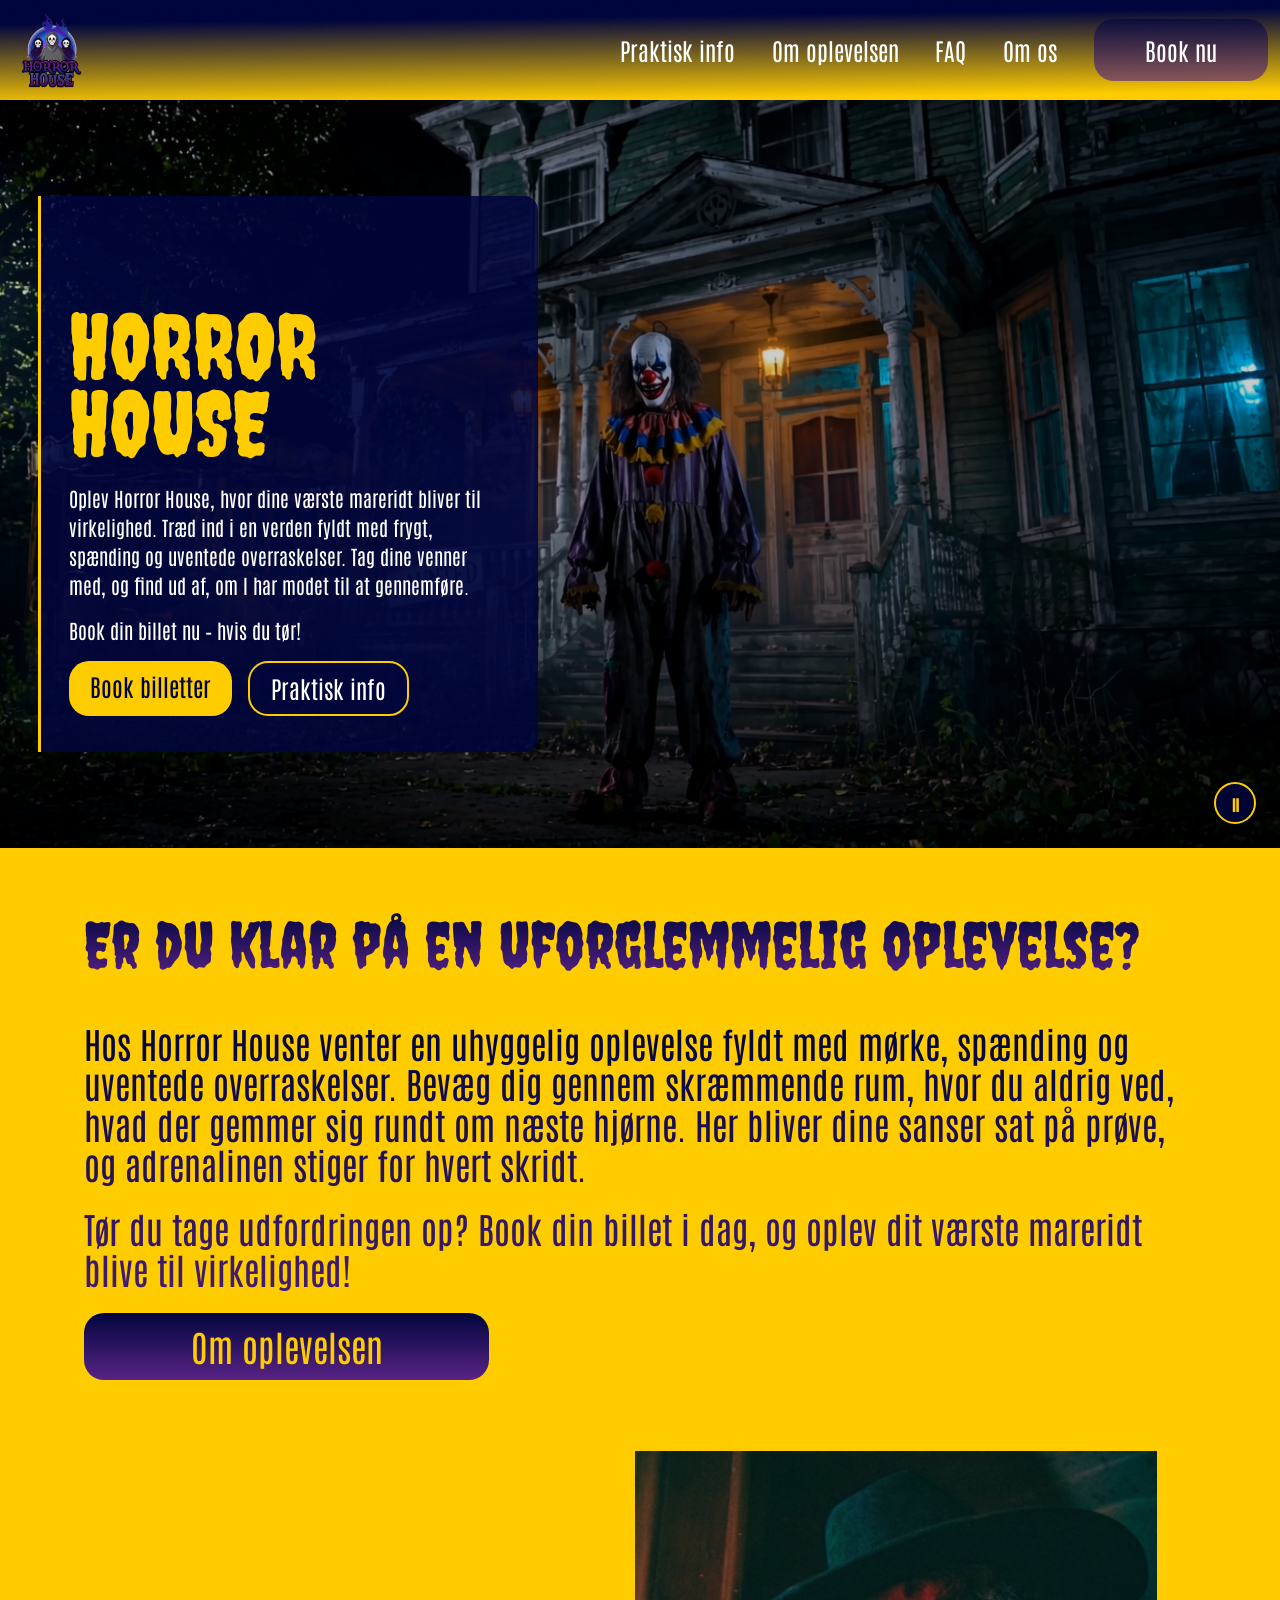
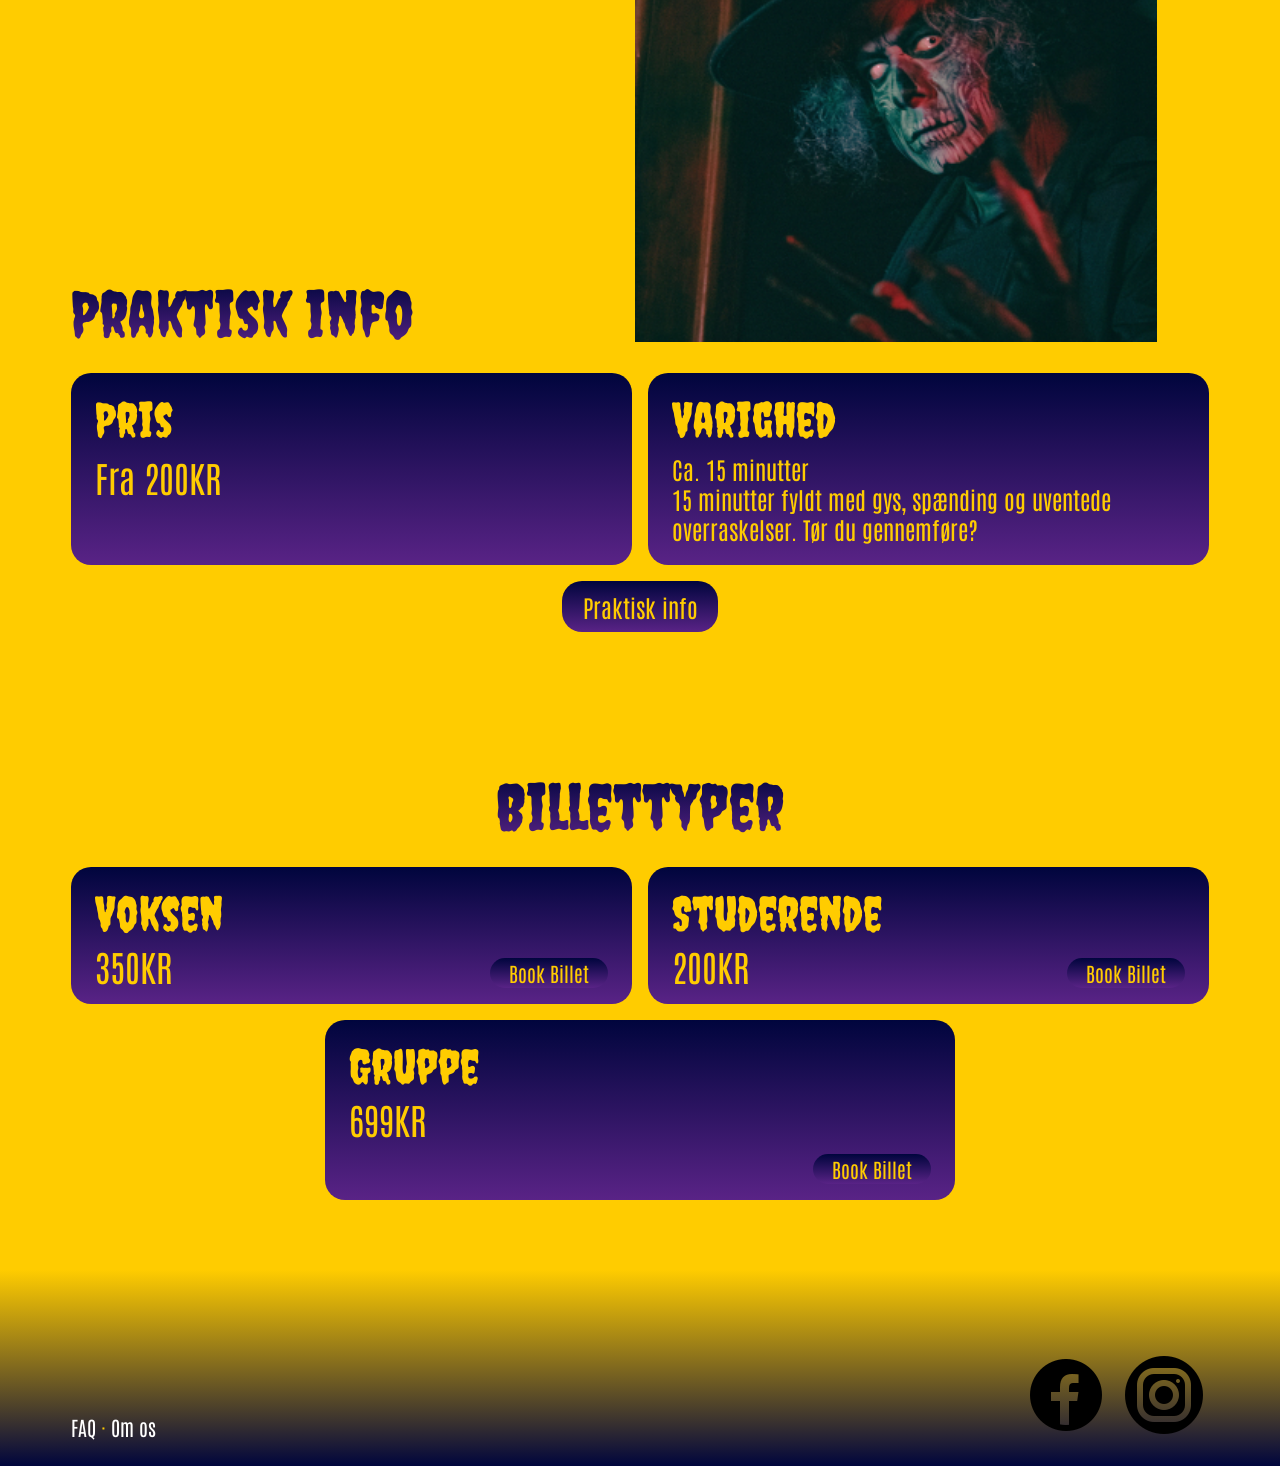
<file: index.html>
<!DOCTYPE html>
<html lang="da"><head><meta charset="utf-8"><meta name="viewport" content="width=device-width, initial-scale=1"><link rel="preload" as="image" href="assets/figma/raw_image_7.png" fetchpriority="high"><meta name="description" content="Horror House – få et overblik over oplevelsen, praktisk information og billetter."><title>Horror House – Landingpage</title><link rel="stylesheet" href="css/styles.css"><script src="js/main.js" defer></script></head><body>
<a class="skip-link" href="#main-content">Gå til indhold</a><header class="site-header"><div class="header-inner"><a class="brand" href="index.html" aria-label="Horror House – forsiden"><img src="assets/figma/logo.png" alt="" width="66" height="65"><span class="sr-only">Horror House – forsiden</span></a><button class="menu-toggle" type="button" data-menu-toggle aria-controls="site-navigation" aria-expanded="false" aria-label="Åbn navigation">Menu</button><nav class="site-nav" id="site-navigation" aria-label="Hovednavigation"><ul><li><a href="practical-information.html">Praktisk info</a></li><li><a href="experience.html">Om oplevelsen</a></li><li><a href="faq.html">FAQ</a></li><li><a href="about-us.html">Om os</a></li><li><a class="header-book" href="booking.html">Book nu</a></li></ul></nav></div></header>
<main id="main-content"><section class="hero" aria-labelledby="hero-title"><video class="hero-video" data-hero-video autoplay muted loop playsinline preload="metadata" poster="assets/figma/raw_image_7.png" aria-hidden="true"><source src="assets/magnific_create-a-10second-seamless-looping-background-vide_wan_720p_16-9_30fps_72128.mp4.mp4" type="video/mp4"></video><div class="hero-content container"><h1 id="hero-title">HORROR HOUSE</h1><div class="hero-copy"><p>Oplev Horror House, hvor dine værste mareridt bliver til virkelighed. Træd ind i en verden fyldt med frygt, spænding og uventede overraskelser. Tag dine venner med, og find ud af, om I har modet til at gennemføre.</p><p>Book din billet nu – hvis du tør!</p></div><div class="hero-actions"><a class="button" href="booking.html">Book billetter</a><a class="button" href="practical-information.html">Praktisk info</a></div></div><button class="hero-video-toggle" type="button" data-hero-video-toggle aria-label="Sæt hero-video på pause" aria-pressed="false"><span aria-hidden="true">Ⅱ</span><span class="sr-only">Sæt hero-video på pause</span></button></section>
<section class="experience section container" aria-labelledby="experience-title"><h2 id="experience-title">Er du klar på en uforglemmelig oplevelse?</h2><div class="experience-grid"><div class="experience-copy"><p>Hos Horror House venter en uhyggelig oplevelse fyldt med mørke, spænding og uventede overraskelser. Bevæg dig gennem skræmmende rum, hvor du aldrig ved, hvad der gemmer sig rundt om næste hjørne. Her bliver dine sanser sat på prøve, og adrenalinen stiger for hvert skridt.</p><p>Tør du tage udfordringen op? Book din billet i dag, og oplev dit værste mareridt blive til virkelighed!</p><a class="button" href="experience.html">Om oplevelsen</a></div><img class="experience-image" src="assets/figma/raw_image_9.jpeg" alt="Uhyggelig figur i et mørkt rum"></div></section>
<section class="practical section container" aria-labelledby="practical-title"><h2 id="practical-title">Praktisk info</h2><div class="info-grid"><article class="info-card"><h3>Pris</h3><p>Fra 200KR</p></article><article class="info-card"><h3>Varighed</h3><p class="small-copy">Ca. 15 minutter<br>15 minutter fyldt med gys, spænding og uventede overraskelser. Tør du gennemføre?</p></article></div><a class="button centered-button" href="practical-information.html">Praktisk info</a></section><section class="tickets section container" aria-labelledby="tickets-title"><h2 id="tickets-title">Billettyper</h2><div class="ticket-grid"><article class="ticket-card"><h3>Voksen</h3><p>350KR</p><a class="card-button" href="booking.html">Book Billet</a></article><article class="ticket-card"><h3>Studerende</h3><p>200KR</p><a class="card-button" href="booking.html">Book Billet</a></article><article class="ticket-card ticket-card-group"><h3>Gruppe</h3><p>699KR</p><a class="card-button" href="booking.html">Book Billet</a></article></div></section></main><footer class="site-footer"><div class="container footer-inner"><nav aria-label="Footer navigation"><a href="faq.html">FAQ</a> · <a href="about-us.html">Om os</a></nav><div class="social-icons"><span aria-hidden="true"><img src="assets/figma/raw_image_4.png" alt="" width="90" height="90"></span><span aria-hidden="true"><img src="assets/figma/raw_image_8.png" alt="" width="90" height="90"></span></div></div></footer></body></html>
</file>
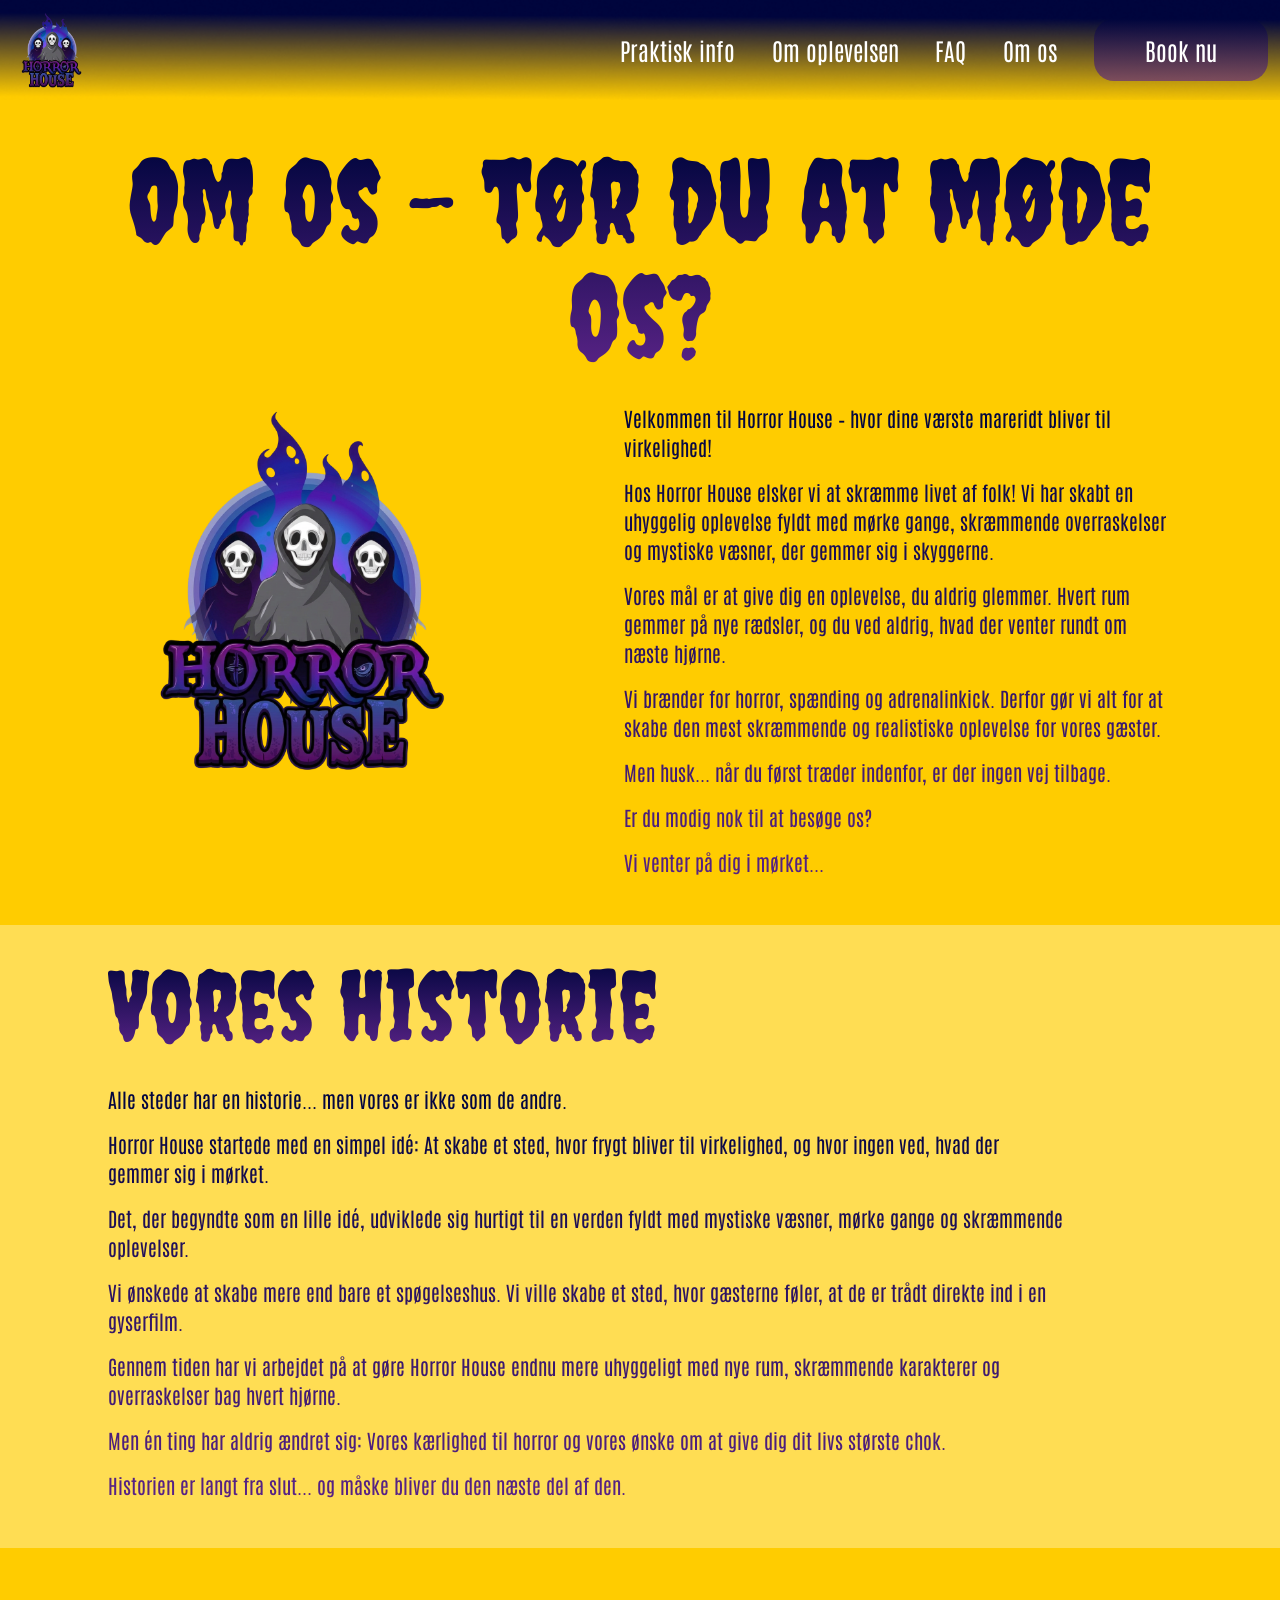
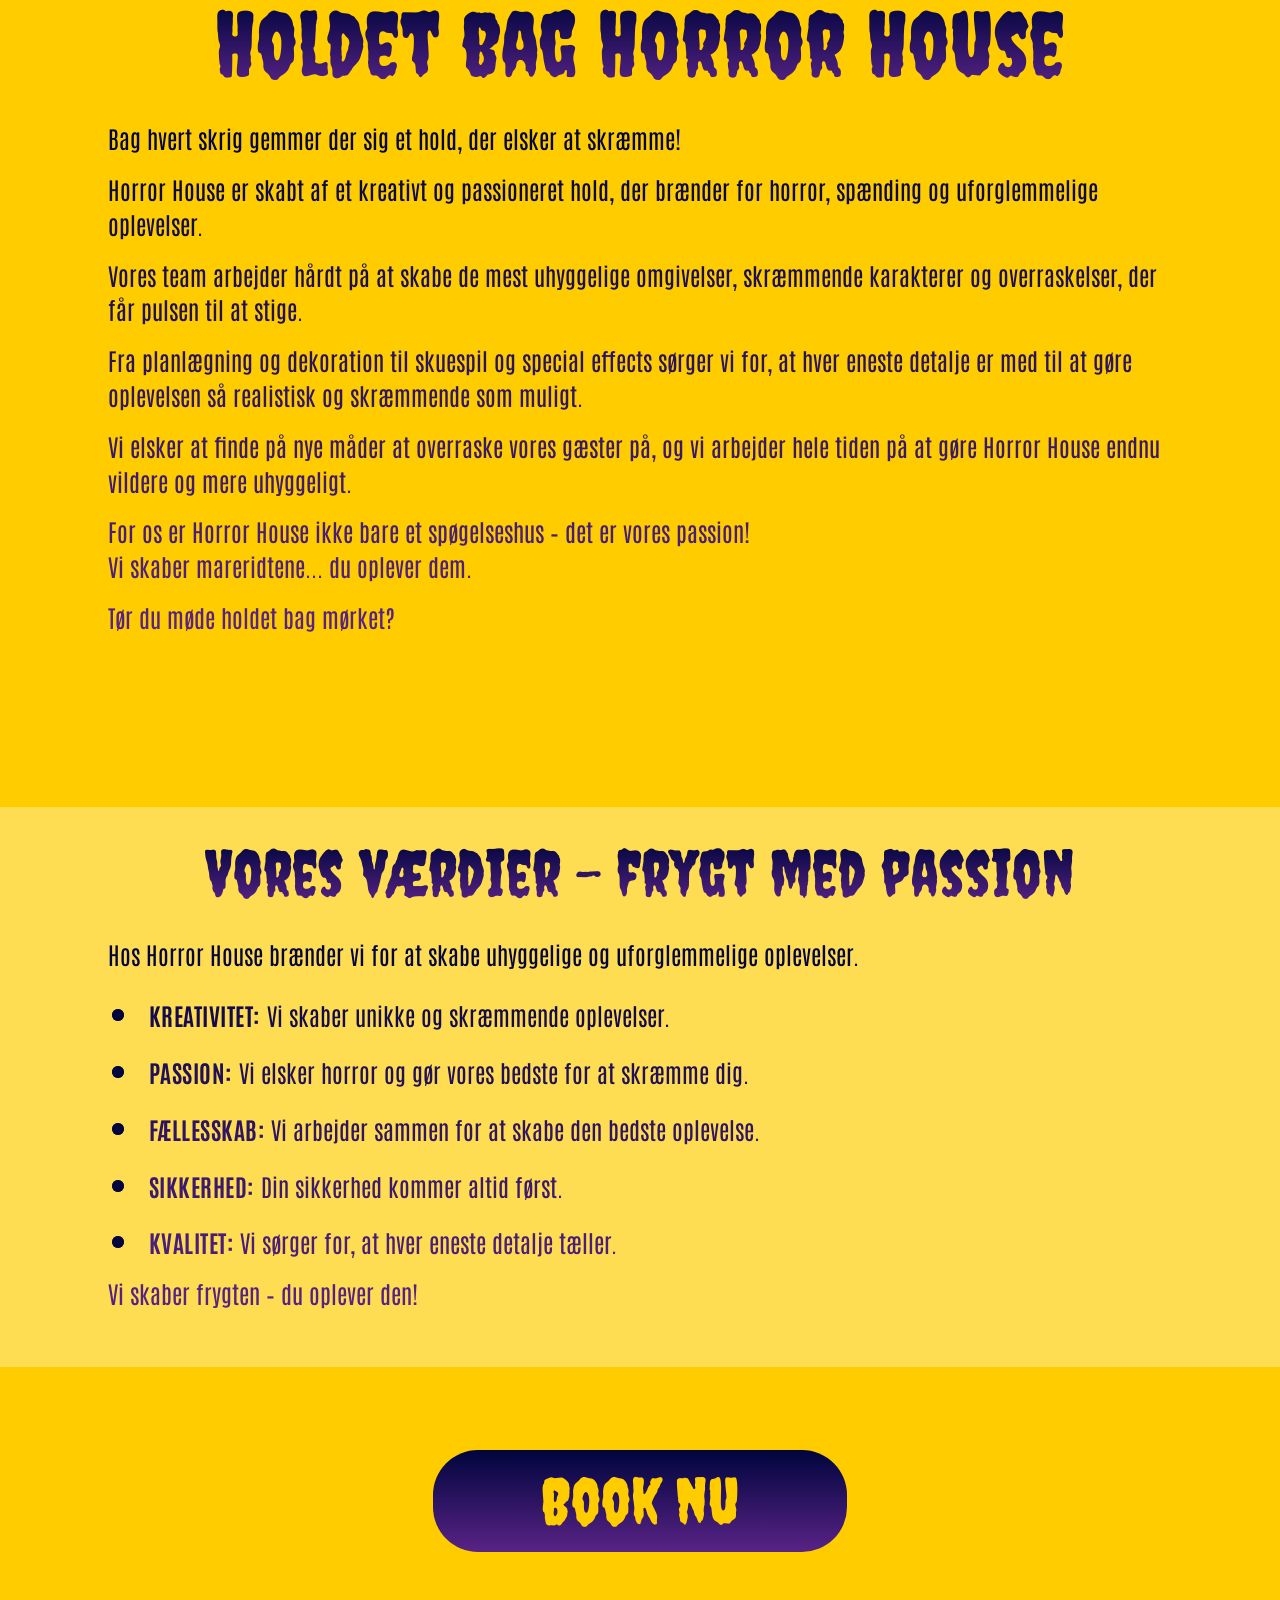
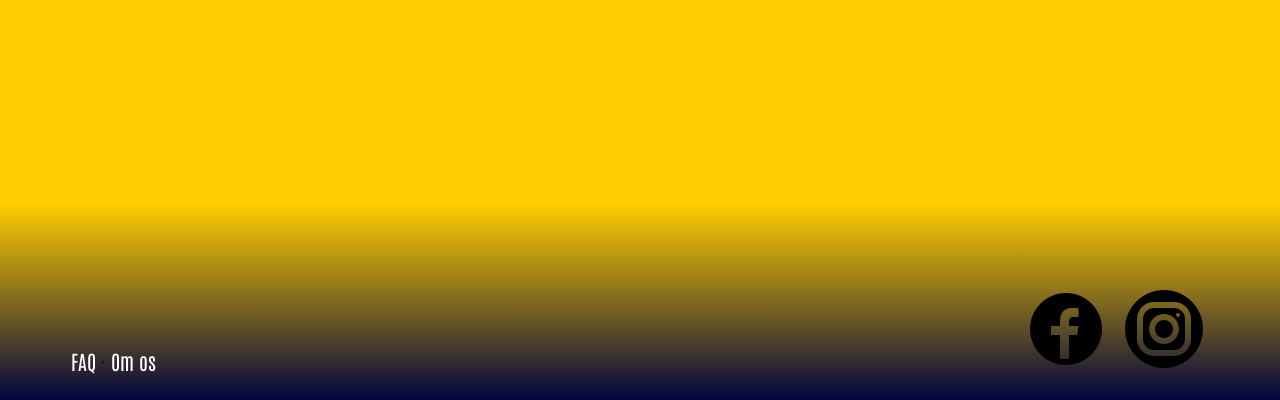
<file: about-us.html>
<!DOCTYPE html>
<html lang="da"><head><meta charset="utf-8"><meta name="viewport" content="width=device-width, initial-scale=1"><meta name="description" content="Læs om Horror House, historien bag og holdet, der står for oplevelsen."><title>Horror House – Om os</title><link rel="stylesheet" href="css/styles.css"><script src="js/main.js" defer></script></head><body class="about-page">
<a class="skip-link" href="#main-content">Gå til indhold</a><header class="site-header"><div class="header-inner"><a class="brand" href="index.html" aria-label="Horror House – forsiden"><img src="assets/figma/about/logo.png" alt="" width="66" height="65"><span class="sr-only">Horror House – forsiden</span></a><button class="menu-toggle" type="button" data-menu-toggle aria-controls="site-navigation" aria-expanded="false" aria-label="Åbn navigation">Menu</button><nav class="site-nav" id="site-navigation" aria-label="Hovednavigation"><ul><li><a href="practical-information.html">Praktisk info</a></li><li><a href="experience.html">Om oplevelsen</a></li><li><a href="faq.html">FAQ</a></li><li><a href="about-us.html" aria-current="page">Om os</a></li><li><a class="header-book" href="booking.html">Book nu</a></li></ul></nav></div></header>
<main id="main-content">
<section class="about-intro" aria-labelledby="about-title"><div class="about-narrow"><h1 id="about-title">Om os – tør du at møde os?</h1><div class="about-intro-grid"><img src="assets/figma/about/logo.png" alt="Horror House-logo med en uhyggelig figur"><div class="about-intro-copy"><p>Velkommen til Horror House – hvor dine værste mareridt bliver til virkelighed!</p><p>Hos Horror House elsker vi at skræmme livet af folk! Vi har skabt en uhyggelig oplevelse fyldt med mørke gange, skræmmende overraskelser og mystiske væsner, der gemmer sig i skyggerne.</p><p>Vores mål er at give dig en oplevelse, du aldrig glemmer. Hvert rum gemmer på nye rædsler, og du ved aldrig, hvad der venter rundt om næste hjørne.</p><p>Vi brænder for horror, spænding og adrenalinkick. Derfor gør vi alt for at skabe den mest skræmmende og realistiske oplevelse for vores gæster.</p><p>Men husk... når du først træder indenfor, er der ingen vej tilbage.</p><p>Er du modig nok til at besøge os?</p><p>Vi venter på dig i mørket...</p></div></div></div></section>
<section class="history" aria-labelledby="history-title"><div class="about-narrow"><h2 id="history-title">Vores historie</h2><div class="history-copy"><p>Alle steder har en historie... men vores er ikke som de andre.</p><p>Horror House startede med en simpel idé: At skabe et sted, hvor frygt bliver til virkelighed, og hvor ingen ved, hvad der gemmer sig i mørket.</p><p>Det, der begyndte som en lille idé, udviklede sig hurtigt til en verden fyldt med mystiske væsner, mørke gange og skræmmende oplevelser.</p><p>Vi ønskede at skabe mere end bare et spøgelseshus. Vi ville skabe et sted, hvor gæsterne føler, at de er trådt direkte ind i en gyserfilm.</p><p>Gennem tiden har vi arbejdet på at gøre Horror House endnu mere uhyggeligt med nye rum, skræmmende karakterer og overraskelser bag hvert hjørne.</p><p>Men én ting har aldrig ændret sig: Vores kærlighed til horror og vores ønske om at give dig dit livs største chok.</p><p>Historien er langt fra slut... og måske bliver du den næste del af den.</p></div></div></section>
<section class="team" aria-labelledby="team-title"><div class="about-narrow"><h2 id="team-title">Holdet bag Horror House</h2><div class="team-copy"><p>Bag hvert skrig gemmer der sig et hold, der elsker at skræmme!</p><p>Horror House er skabt af et kreativt og passioneret hold, der brænder for horror, spænding og uforglemmelige oplevelser.</p><p>Vores team arbejder hårdt på at skabe de mest uhyggelige omgivelser, skræmmende karakterer og overraskelser, der får pulsen til at stige.</p><p>Fra planlægning og dekoration til skuespil og special effects sørger vi for, at hver eneste detalje er med til at gøre oplevelsen så realistisk og skræmmende som muligt.</p><p>Vi elsker at finde på nye måder at overraske vores gæster på, og vi arbejder hele tiden på at gøre Horror House endnu vildere og mere uhyggeligt.</p><p>For os er Horror House ikke bare et spøgelseshus – det er vores passion!<br>Vi skaber mareridtene... du oplever dem.</p><p>Tør du møde holdet bag mørket?</p></div></div></section>
<section class="values" aria-labelledby="values-title"><div class="about-narrow"><h2 id="values-title">Vores værdier – frygt med passion</h2><div class="values-copy"><p>Hos Horror House brænder vi for at skabe uhyggelige og uforglemmelige oplevelser.</p><ul><li><strong>Kreativitet:</strong> Vi skaber unikke og skræmmende oplevelser.</li><li><strong>Passion:</strong> Vi elsker horror og gør vores bedste for at skræmme dig.</li><li><strong>Fællesskab:</strong> Vi arbejder sammen for at skabe den bedste oplevelse.</li><li><strong>Sikkerhed:</strong> Din sikkerhed kommer altid først.</li><li><strong>Kvalitet:</strong> Vi sørger for, at hver eneste detalje tæller.</li></ul><p>Vi skaber frygten – du oplever den!</p></div></div></section>
<section class="about-cta" aria-label="Booking"><a class="button" href="booking.html">Book nu</a></section>
</main><footer class="site-footer"><div class="container footer-inner"><nav aria-label="Footer navigation"><a href="faq.html">FAQ</a> · <a href="about-us.html">Om os</a></nav><div class="social-icons"><span aria-hidden="true"><img src="assets/figma/about/facebook.png" alt="" width="90" height="90"></span><span aria-hidden="true"><img src="assets/figma/about/instagram.png" alt="" width="90" height="90"></span></div></div></footer></body></html>
</file>
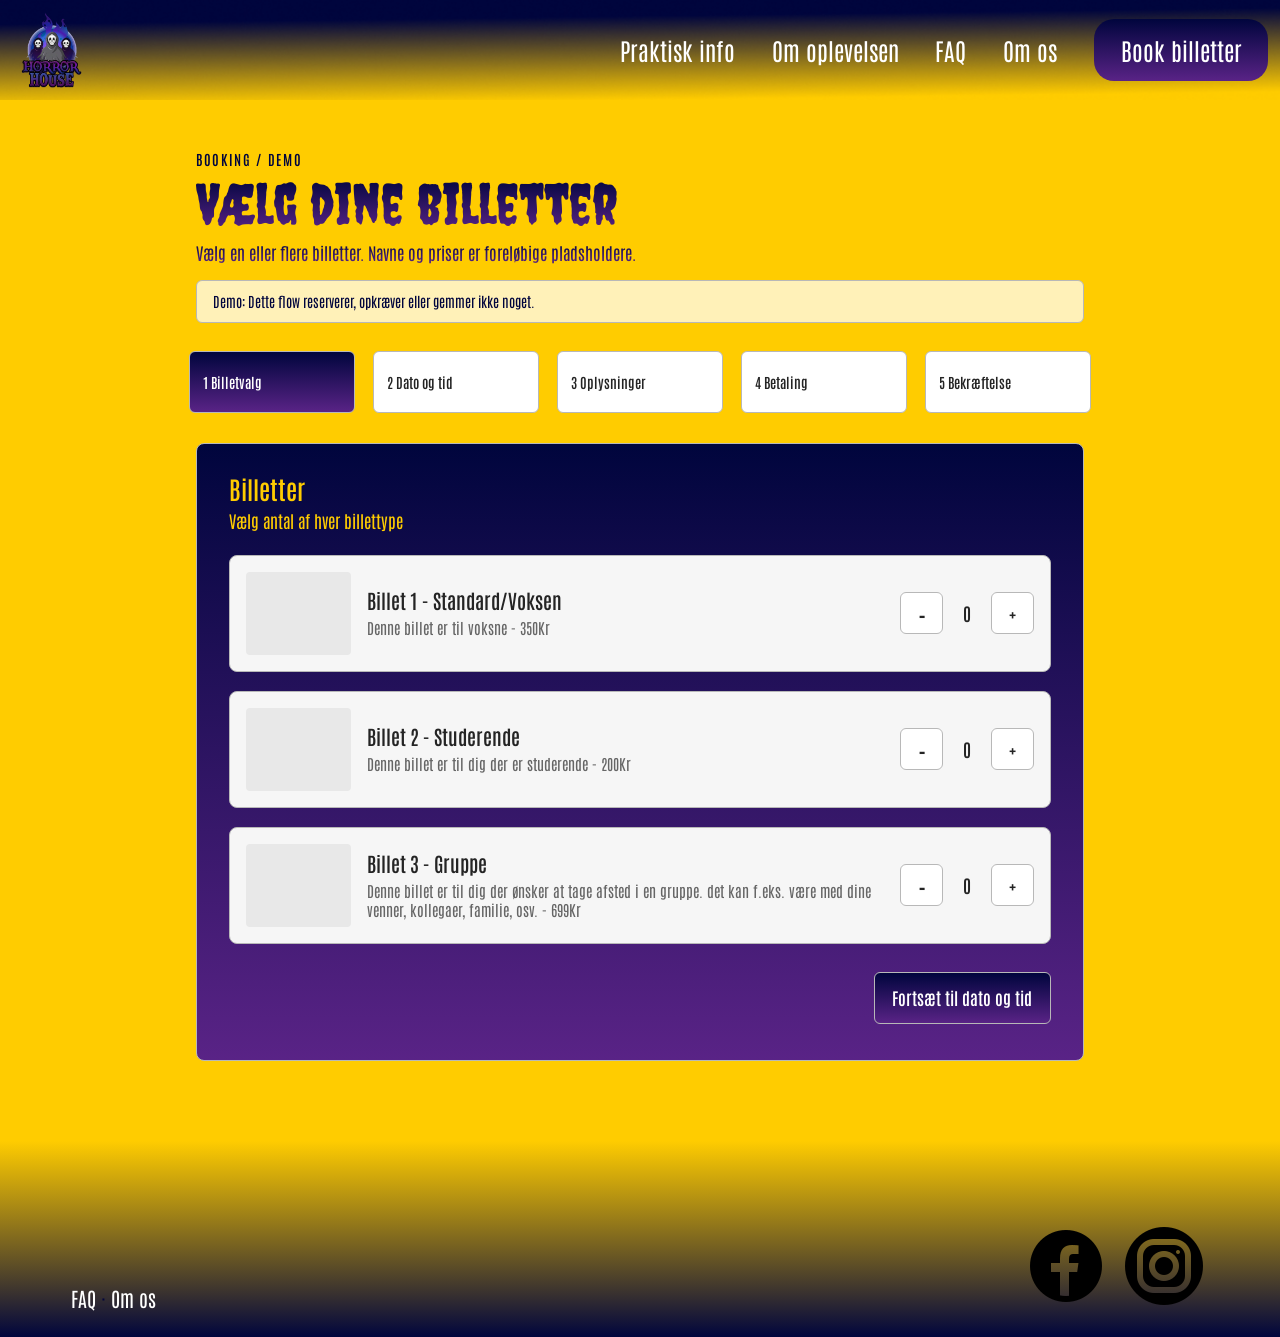
<file: booking.html>
<!DOCTYPE html>
<html lang="da"><head><meta charset="utf-8"><meta name="viewport" content="width=device-width, initial-scale=1"><meta name="description" content="Bookingdemo for Horror House. Ingen reservation eller betaling gennemføres."><title>Horror House – Bookingdemo</title><link rel="stylesheet" href="css/styles.css"><script src="js/main.js" defer></script></head>
<body class="booking-page"><a class="skip-link" href="#main-content">Gå til indhold</a><header class="site-header"><div class="header-inner"><a class="brand" href="index.html" aria-label="Horror House – forsiden"><img src="assets/logo.png" alt="" width="66" height="65"><span class="sr-only">Horror House – forsiden</span></a><button class="menu-toggle" type="button" data-menu-toggle aria-controls="site-navigation" aria-expanded="false" aria-label="Åbn navigation">Menu</button><nav class="site-nav" id="site-navigation" aria-label="Hovednavigation"><ul><li><a href="practical-information.html">Praktisk info</a></li><li><a href="experience.html">Om oplevelsen</a></li><li><a href="faq.html">FAQ</a></li><li><a href="about-us.html">Om os</a></li><li><a class="button" href="booking.html" aria-current="page">Book billetter</a></li></ul></nav></div></header>
<main id="main-content"><section class="booking-hero"><div class="booking-container"><p class="eyebrow">BOOKING / DEMO</p><h1 id="booking-title">Vælg dine billetter</h1><p class="booking-intro" id="step-description">Vælg en eller flere billetter. Navne og priser er foreløbige pladsholdere.</p><div class="demo-banner" role="note">Demo: Dette flow reserverer, opkræver eller gemmer ikke noget.</div></div></section><div class="booking-section"><div class="booking-container"><ol class="booking-steps" aria-label="Bookingtrin"><li><button type="button" data-step="1" aria-current="step">1 Billetvalg</button></li><li><button type="button" data-step="2">2 Dato og tid</button></li><li><button type="button" data-step="3">3 Oplysninger</button></li><li><button type="button" data-step="4">4 Betaling</button></li><li><button type="button" data-step="5">5 Bekræftelse</button></li></ol><div id="booking-status" class="sr-only" aria-live="polite"></div><form id="booking-form" novalidate><div class="booking-card"><div id="step-panel" tabindex="-1"></div></div></form></div></div></main><footer class="site-footer"><div class="container footer-inner"><nav aria-label="Footer navigation"><a href="faq.html">FAQ</a> · <a href="about-us.html">Om os</a></nav><div class="social-icons"><span><img src="assets/icons/facebook.png" alt="" width="90" height="90"></span><span><img src="assets/icons/instagram.png" alt="" width="90" height="90"></span></div></div></footer></body></html>
</file>
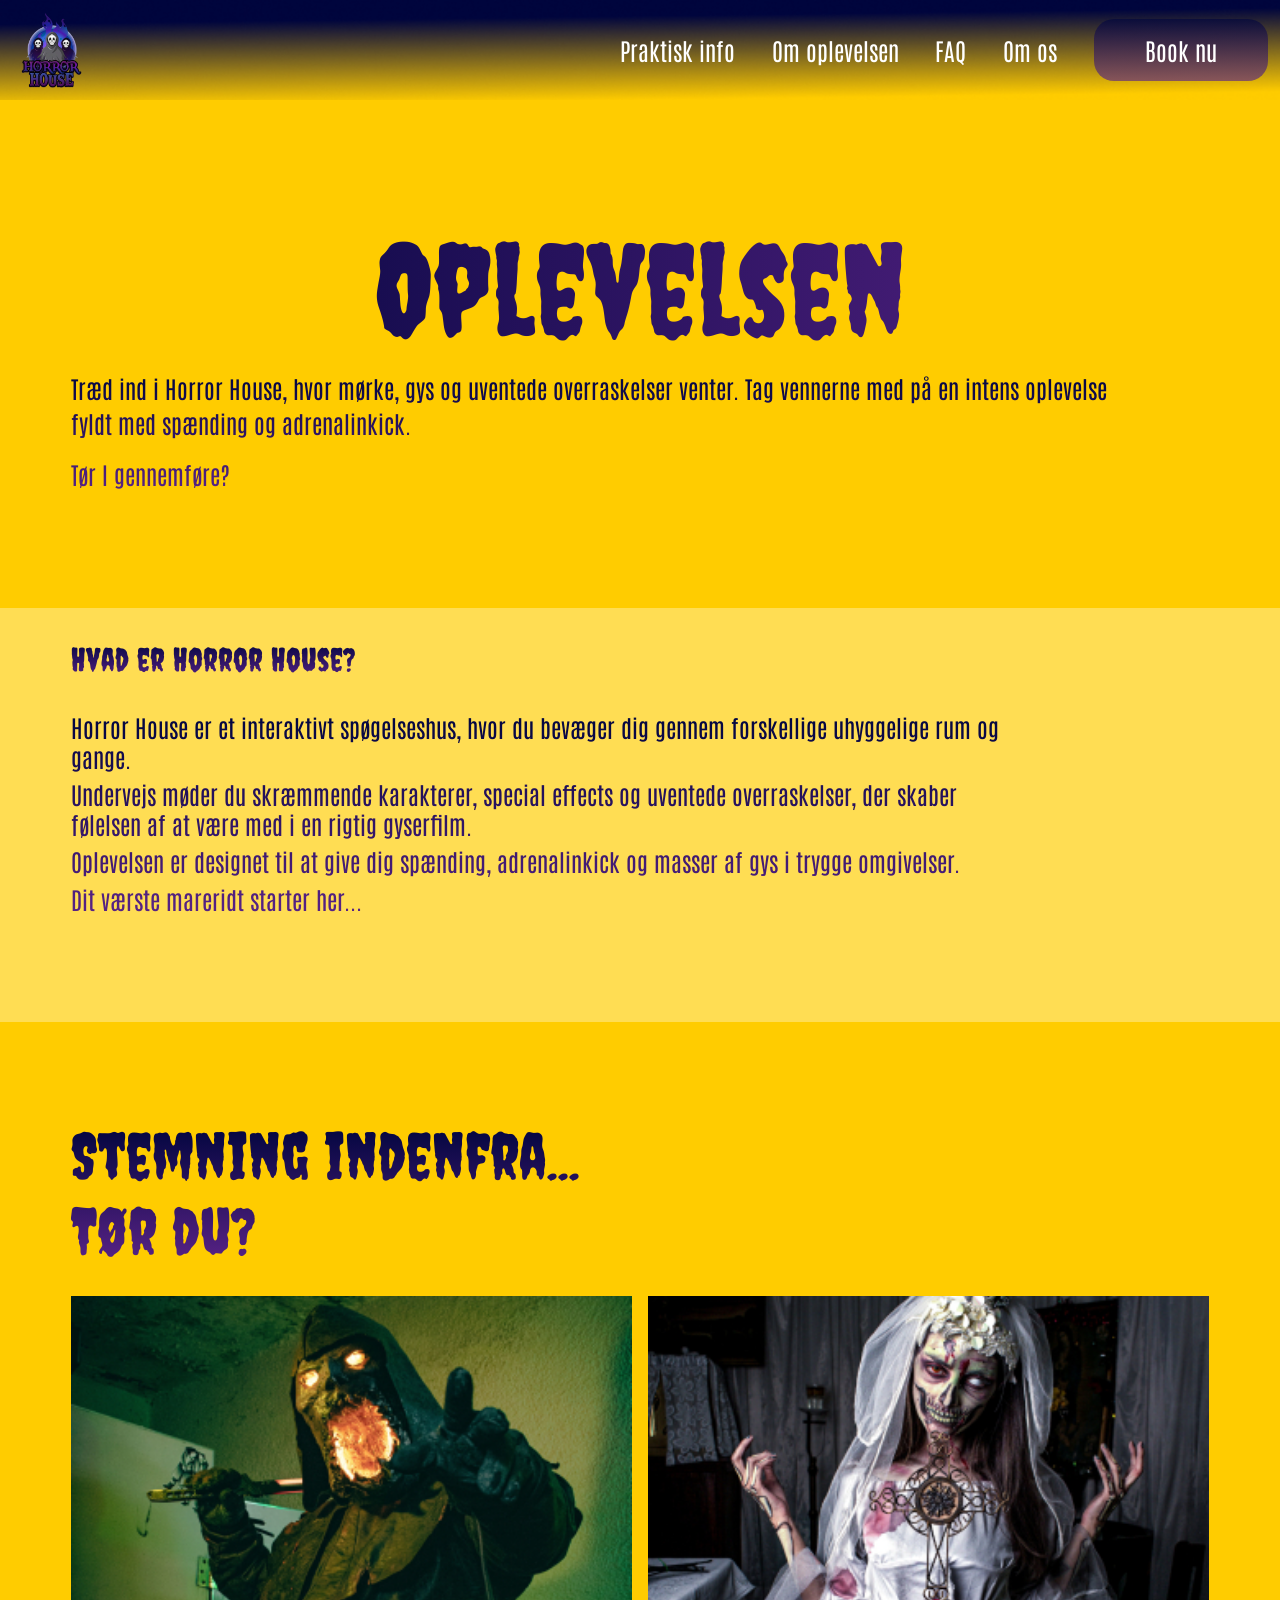
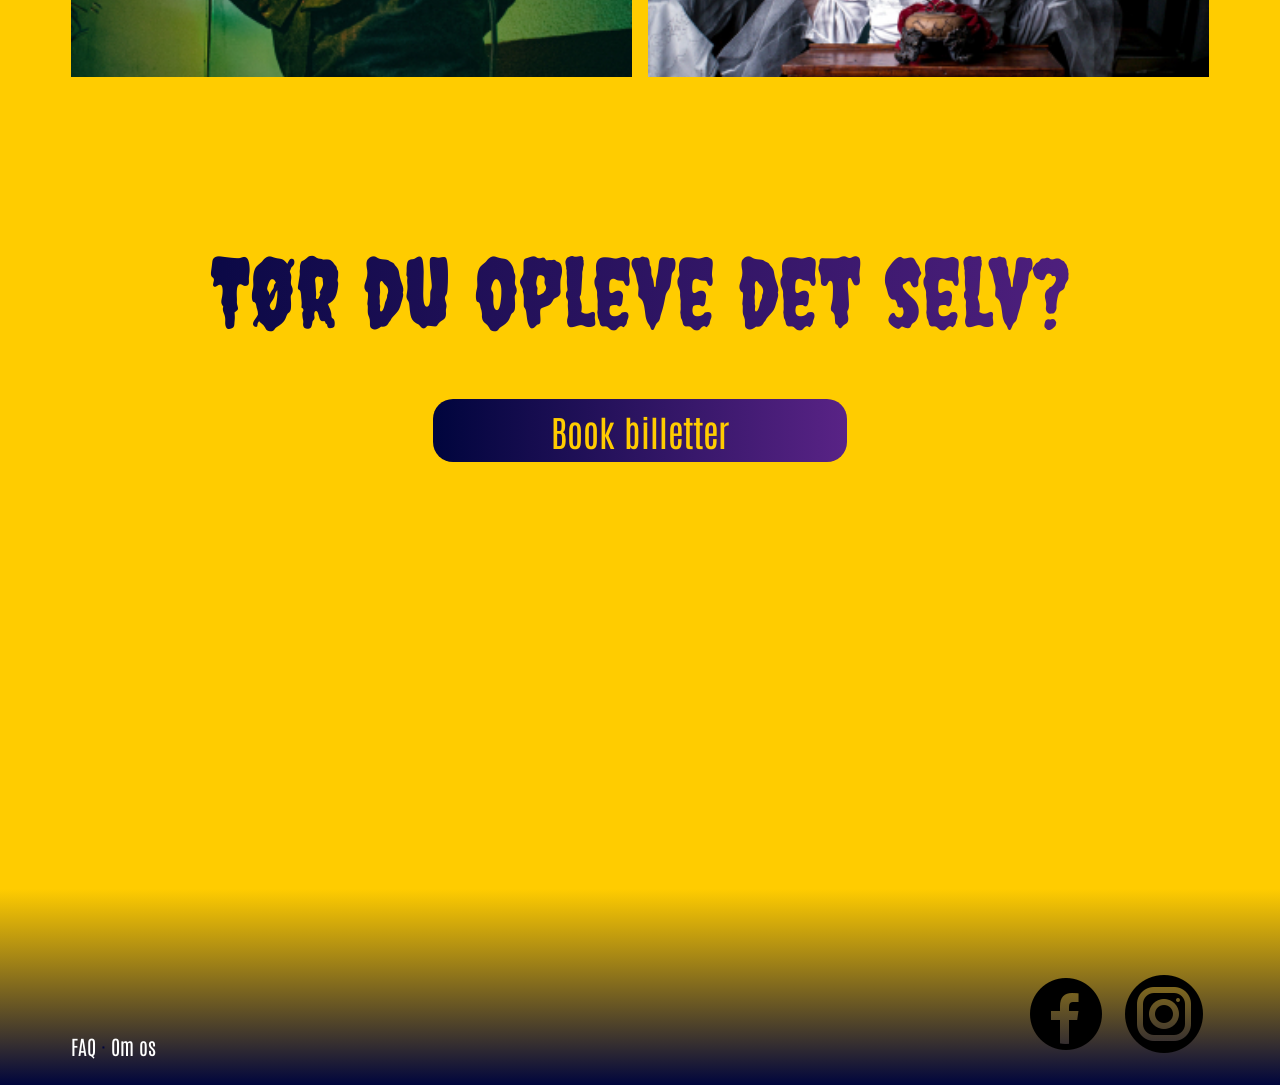
<file: experience.html>
<!DOCTYPE html>
<html lang="da"><head><meta charset="utf-8"><meta name="viewport" content="width=device-width, initial-scale=1"><meta name="description" content="Læs om Horror House-oplevelsen og få et overblik over stemningen og de vigtigste detaljer."><title>Horror House – Oplevelsen</title><link rel="stylesheet" href="css/styles.css"><script src="js/main.js" defer></script></head><body class="experience-page">
<a class="skip-link" href="#main-content">Gå til indhold</a><header class="site-header"><div class="header-inner"><a class="brand" href="index.html" aria-label="Horror House – forsiden"><img src="assets/figma/experience/logo.png" alt="" width="66" height="65"><span class="sr-only">Horror House – forsiden</span></a><button class="menu-toggle" type="button" data-menu-toggle aria-controls="site-navigation" aria-expanded="false" aria-label="Åbn navigation">Menu</button><nav class="site-nav" id="site-navigation" aria-label="Hovednavigation"><ul><li><a href="practical-information.html">Praktisk info</a></li><li><a href="experience.html" aria-current="page">Om oplevelsen</a></li><li><a href="faq.html">FAQ</a></li><li><a href="about-us.html">Om os</a></li><li><a class="header-book" href="booking.html">Book nu</a></li></ul></nav></div></header>
<main id="main-content">
<section class="experience-intro" aria-labelledby="experience-title"><div class="experience-narrow"><h1 id="experience-title">Oplevelsen</h1><div class="intro-copy"><p>Træd ind i Horror House, hvor mørke, gys og uventede overraskelser venter. Tag vennerne med på en intens oplevelse fyldt med spænding og adrenalinkick.</p><p>Tør I gennemføre?</p></div></div></section>
<section class="what-is" aria-labelledby="what-title"><div class="experience-narrow"><h2 id="what-title">Hvad er Horror House?</h2><div class="what-copy"><p>Horror House er et interaktivt spøgelseshus, hvor du bevæger dig gennem forskellige uhyggelige rum og gange.</p><p>Undervejs møder du skræmmende karakterer, special effects og uventede overraskelser, der skaber følelsen af at være med i en rigtig gyserfilm.</p><p>Oplevelsen er designet til at give dig spænding, adrenalinkick og masser af gys i trygge omgivelser.</p><p>Dit værste mareridt starter her...</p></div></div></section>
<section class="mood" aria-labelledby="mood-title"><div class="experience-narrow"><h2 id="mood-title">Stemning indenfra... <span>Tør du?</span></h2><div class="mood-grid"><img src="assets/figma/experience/image_5.jpeg" alt="Skræmmende figur i et grønt oplyst rum"><img src="assets/figma/experience/image_1.jpeg" alt="Uhyggelig brudefigur i et mørkt rum"></div></div></section>
<section class="experience-cta" aria-labelledby="cta-title"><div class="experience-narrow"><h2 id="cta-title">Tør du opleve det selv?</h2><a class="button" href="booking.html">Book billetter</a></div></section>
</main><footer class="site-footer"><div class="container footer-inner"><nav aria-label="Footer navigation"><a href="faq.html">FAQ</a> · <a href="about-us.html">Om os</a></nav><div class="social-icons"><span aria-hidden="true"><img src="assets/figma/experience/facebook.png" alt="" width="90" height="90"></span><span aria-hidden="true"><img src="assets/figma/raw_image_8.png" alt="" width="90" height="90"></span></div></div></footer></body></html>
</file>
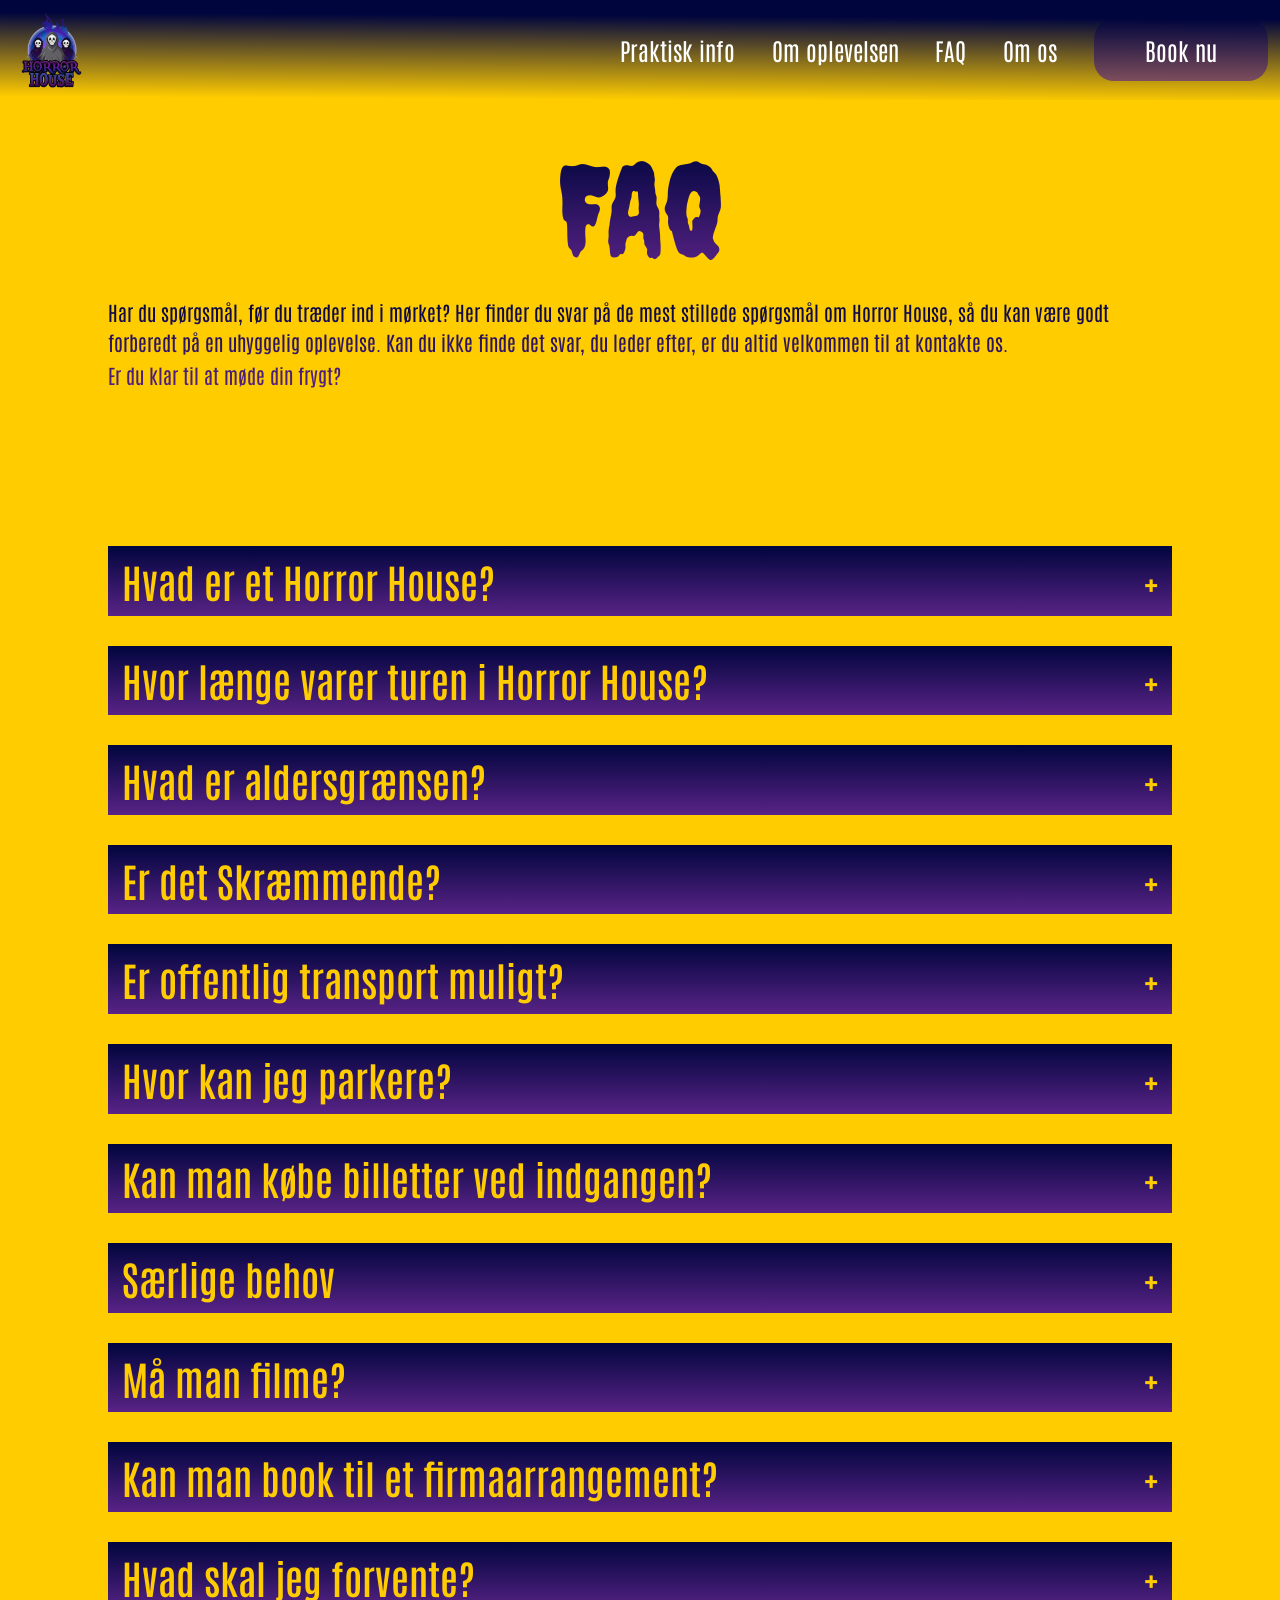
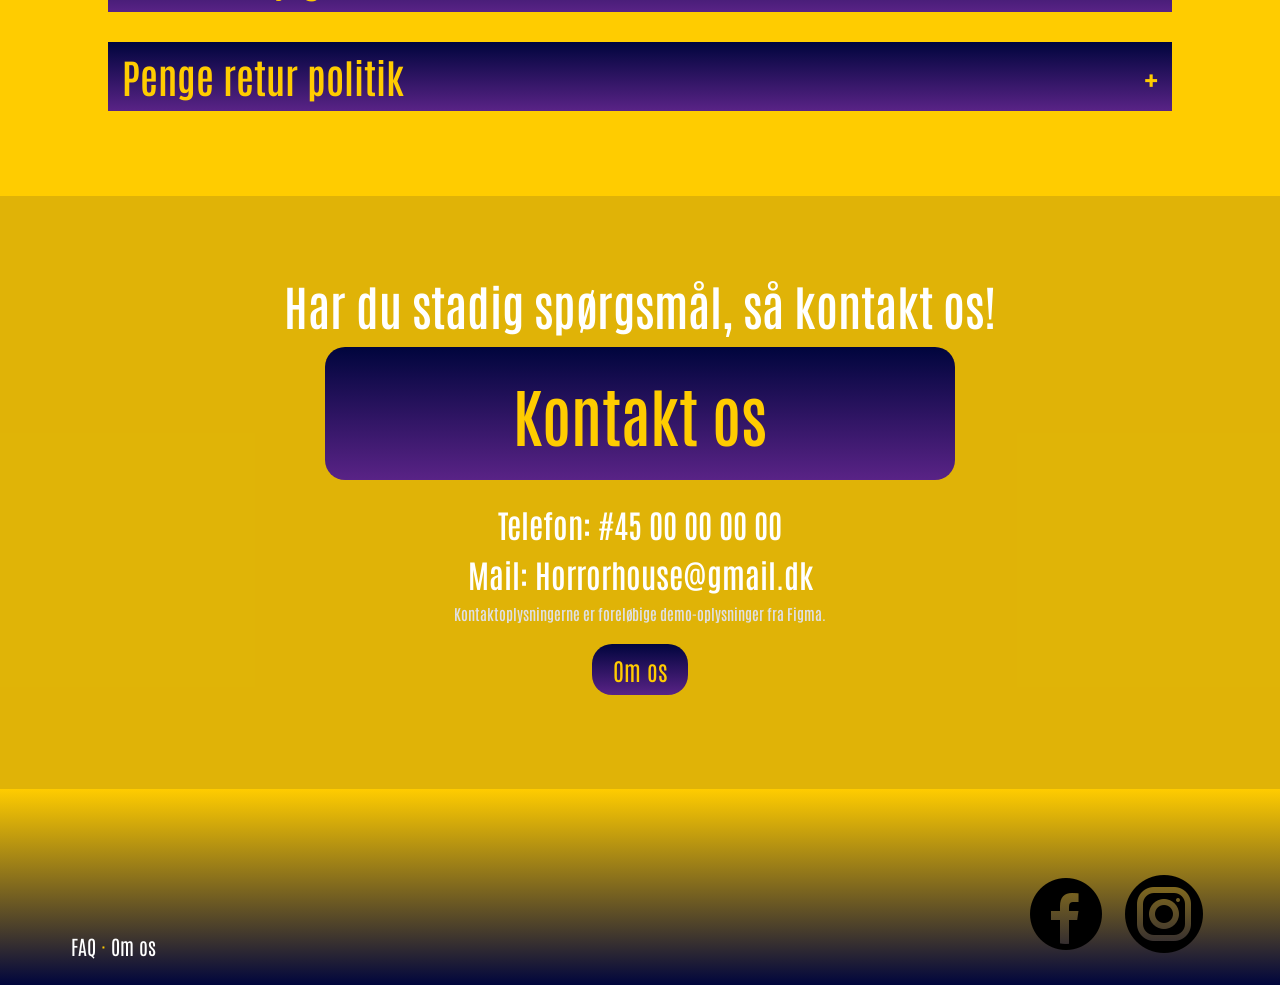
<file: faq.html>
<!DOCTYPE html>
<html lang="da"><head><meta charset="utf-8"><meta name="viewport" content="width=device-width, initial-scale=1"><meta name="description" content="Find svar på ofte stillede spørgsmål om Horror House og besøget."><title>Horror House – FAQ</title><link rel="stylesheet" href="css/styles.css"><script src="js/main.js" defer></script></head><body class="faq-page">
<a class="skip-link" href="#main-content">Gå til indhold</a><header class="site-header"><div class="header-inner"><a class="brand" href="index.html" aria-label="Horror House – forsiden"><img src="assets/figma/faq/logo.png" alt="" width="66" height="65"><span class="sr-only">Horror House – forsiden</span></a><button class="menu-toggle" type="button" data-menu-toggle aria-controls="site-navigation" aria-expanded="false" aria-label="Åbn navigation">Menu</button><nav class="site-nav" id="site-navigation" aria-label="Hovednavigation"><ul><li><a href="practical-information.html">Praktisk info</a></li><li><a href="experience.html">Om oplevelsen</a></li><li><a href="faq.html" aria-current="page">FAQ</a></li><li><a href="about-us.html">Om os</a></li><li><a class="header-book" href="booking.html">Book nu</a></li></ul></nav></div></header>
<main id="main-content">
<section class="faq-intro" aria-labelledby="faq-title"><div class="faq-narrow"><h1 id="faq-title">FAQ</h1><div class="faq-intro-copy"><p>Har du spørgsmål, før du træder ind i mørket? Her finder du svar på de mest stillede spørgsmål om Horror House, så du kan være godt forberedt på en uhyggelig oplevelse. Kan du ikke finde det svar, du leder efter, er du altid velkommen til at kontakte os.</p><p>Er du klar til at møde din frygt?</p></div></div></section>
<section class="faq-questions" aria-labelledby="questions-title"><div class="faq-narrow"><h2 id="questions-title" class="sr-only">Ofte stillede spørgsmål</h2><div class="faq-items">
<details><summary>Hvad er et Horror House?</summary><p>Et Horror House er en uhyggelig oplevelse, hvor du bevæger dig gennem mørke rum og skræmmende omgivelser. Undervejs kan du møde levende skuespillere, uventede overraskelser og masser af gys. Det er en intens og spændende oplevelse for dig, der tør blive skræmt!</p></details>
<details><summary>Hvor længe varer turen i Horror House?</summary><p>Ca. 15 minutter</p></details>
<details><summary>Hvad er aldersgrænsen?</summary><p>18+</p></details>
<details><summary>Er det Skræmmende?</summary><p>Ja! Et Horror House er designet til at give dig et godt gys med mørke omgivelser, uhyggelige lyde og pludselige forskrækkelser. Hvor skræmmende det føles, afhænger dog af den enkelte person.</p></details>
<details><summary>Er offentlig transport muligt?</summary><p>Ja! Du kan undersøge mulighederne for at komme til Horror House med bus eller tog. Vi anbefaler at bruge Rejseplanen.dk til at finde den nemmeste rute og nærmeste stoppested.</p></details>
<details><summary>Hvor kan jeg parkere?</summary><p>Der er mulighed for parkering i nærheden af Horror House. Vi anbefaler, at du kommer i god tid, så du kan finde en parkeringsplads inden din oplevelse.</p></details>
<details><summary>Kan man købe billetter ved indgangen?</summary><p>Ja, det er muligt at købe billetter ved indgangen, så længe der er ledige pladser. Vi anbefaler dog at købe billetter online på forhånd for at sikre din plads.</p></details>
<details><summary>Særlige behov</summary><p>Vi ønsker, at alle får en god oplevelse hos os. Har du særlige behov eller brug for ekstra hensyn, anbefaler vi, at du kontakter os inden dit besøg, så vi sammen kan finde den bedste løsning.</p></details>
<details><summary>Må man filme?</summary><p>Af hensyn til oplevelsen og de øvrige gæster er det ikke tilladt at filme eller tage billeder inde i Horror House. Du er dog velkommen til at tage billeder udenfor, så du kan forevige dit besøg!</p></details>
<details><summary>Kan man book til et firmaarrangement?</summary><p>Ja! Horror House er en oplagt oplevelse til firmaarrangementer, teambuilding og private grupper. Kontakt os for at høre mere om mulighederne og få et tilbud, der passer til jeres behov.</p></details>
<details><summary>Hvad skal jeg forvente?</summary><p>Du kan forvente en intens og nervepirrende oplevelse fyldt med mørke, uhyggelige lyde, skræmmende skuespillere og uventede overraskelser. Vær klar til at få pulsen op og adrenalinen til at pumpe – du ved aldrig, hvad der venter rundt om næste hjørne!</p></details>
<details><summary>Penge retur politik</summary><p>Som udgangspunkt refunderes købte billetter ikke, medmindre arrangementet bliver aflyst. Kontakt os, hvis du har spørgsmål til din booking, så hjælper vi dig bedst muligt.</p></details>
</div></div></section>
<section class="faq-contact" aria-labelledby="contact-title"><div class="faq-narrow"><h2 id="contact-title">Har du stadig spørgsmål, så kontakt os!</h2><div class="contact-panel"><h3>Kontakt os</h3><p>Telefon: #45 00 00 00 00<br>Mail: Horrorhouse@gmail.dk</p><p class="faq-demo-note">Kontaktoplysningerne er foreløbige demo-oplysninger fra Figma.</p><a class="button" href="about-us.html">Om os</a></div></div></section>
</main><footer class="site-footer"><div class="container footer-inner"><nav aria-label="Footer navigation"><a href="faq.html">FAQ</a> · <a href="about-us.html">Om os</a></nav><div class="social-icons"><span aria-hidden="true"><img src="assets/icons/facebook.png" alt="" width="90" height="90"></span><span aria-hidden="true"><img src="assets/icons/instagram.png" alt="" width="90" height="90"></span></div></div></footer></body></html>
</file>
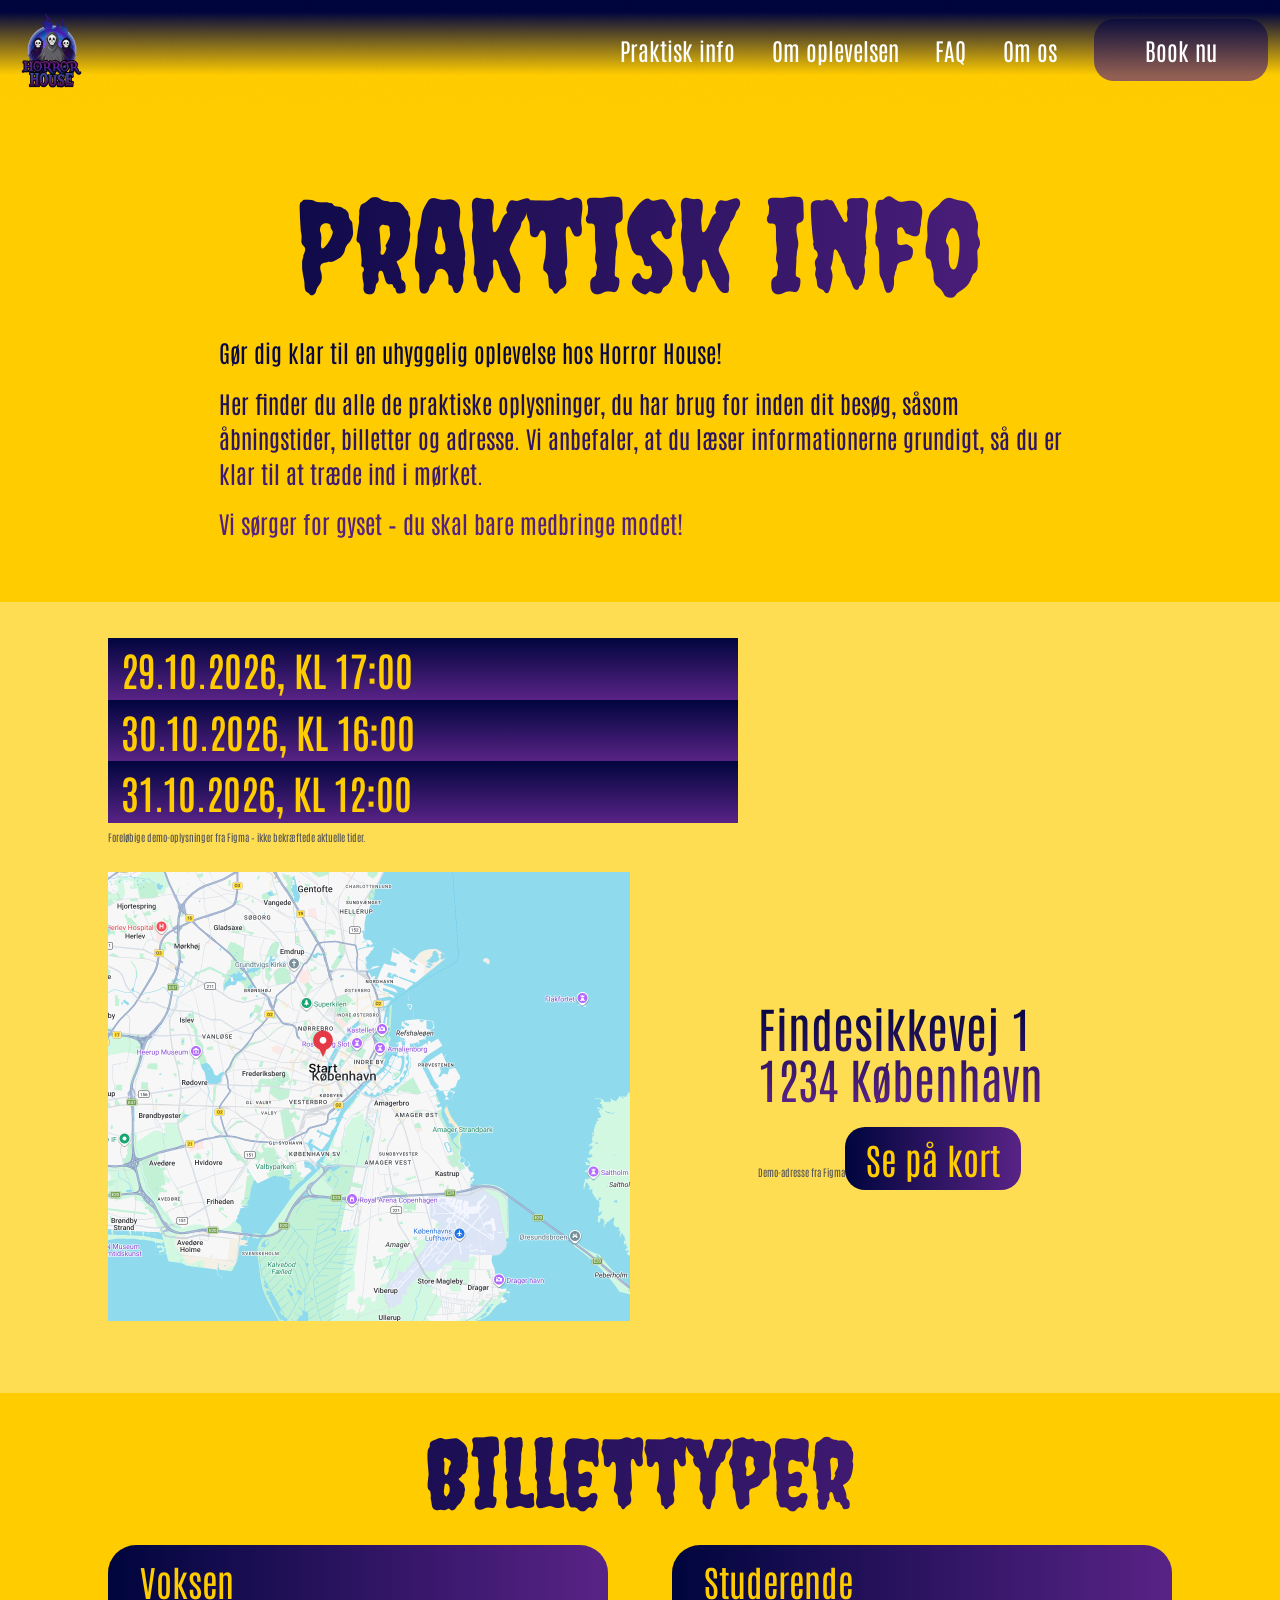
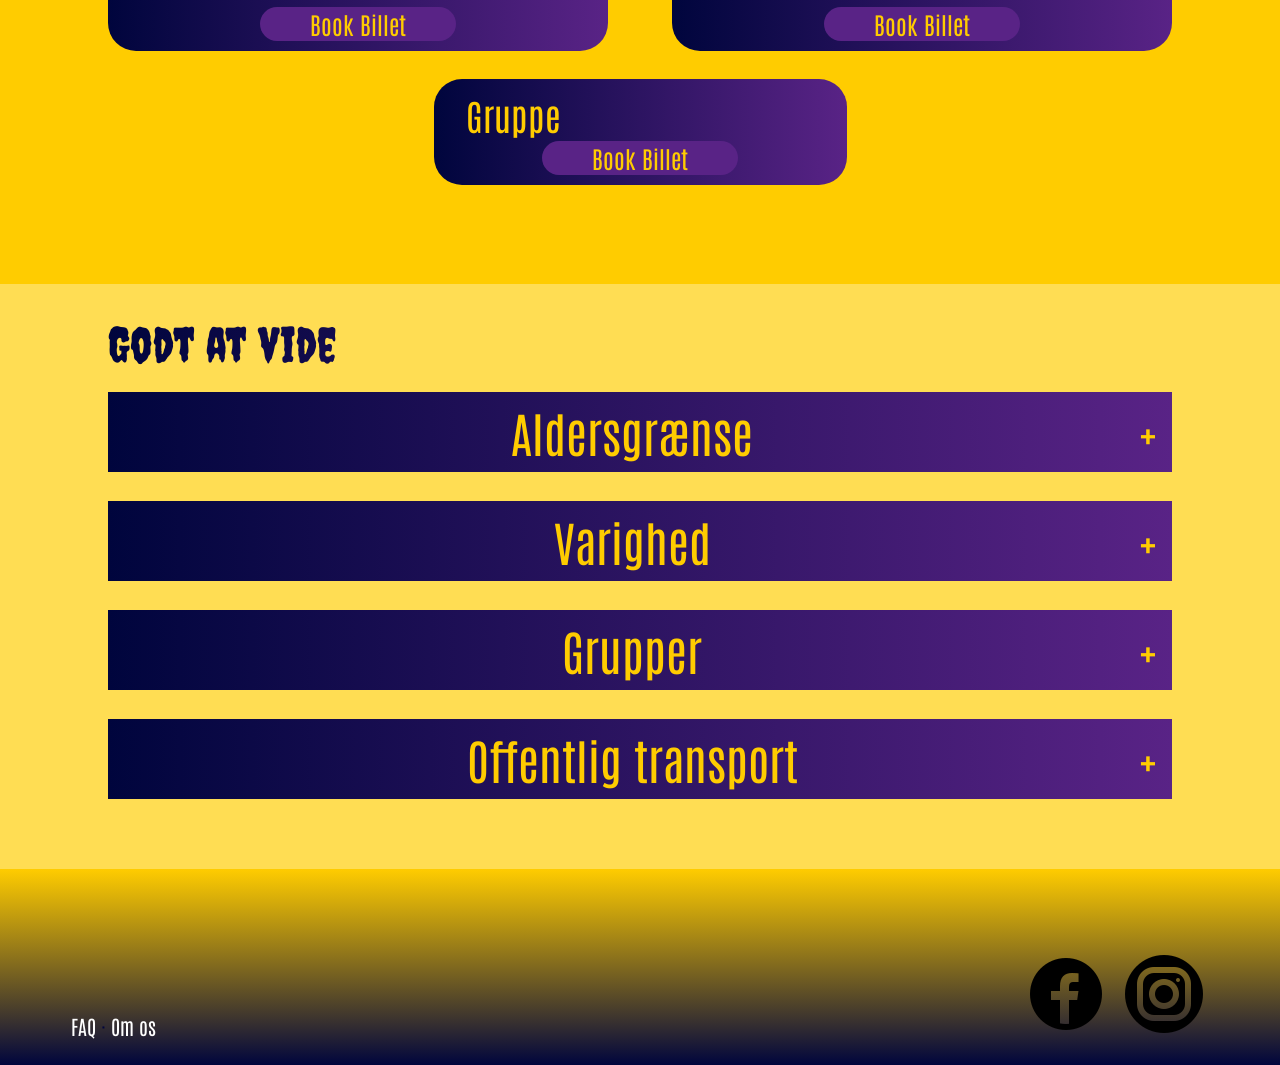
<file: practical-information.html>
<!DOCTYPE html>
<html lang="da"><head><meta charset="utf-8"><meta name="viewport" content="width=device-width, initial-scale=1"><meta name="description" content="Find praktisk information om Horror House, billetter, tidspunkter og transport."><title>Horror House – Praktisk info</title><link rel="stylesheet" href="css/styles.css"><script src="js/main.js" defer></script></head><body class="practical-page">
<a class="skip-link" href="#main-content">Gå til indhold</a><header class="site-header"><div class="header-inner"><a class="brand" href="index.html" aria-label="Horror House – forsiden"><img src="assets/figma/practical/logo.png" alt="" width="66" height="65"><span class="sr-only">Horror House – forsiden</span></a><button class="menu-toggle" type="button" data-menu-toggle aria-controls="site-navigation" aria-expanded="false" aria-label="Åbn navigation">Menu</button><nav class="site-nav" id="site-navigation" aria-label="Hovednavigation"><ul><li><a href="practical-information.html" aria-current="page">Praktisk info</a></li><li><a href="experience.html">Om oplevelsen</a></li><li><a href="faq.html">FAQ</a></li><li><a href="about-us.html">Om os</a></li><li><a class="header-book" href="booking.html">Book nu</a></li></ul></nav></div></header>
<main id="main-content">
<section class="practical-intro" aria-labelledby="practical-title"><div class="practical-narrow"><h1 id="practical-title">Praktisk info</h1><div class="practical-intro-copy"><p>Gør dig klar til en uhyggelig oplevelse hos Horror House!</p><p>Her finder du alle de praktiske oplysninger, du har brug for inden dit besøg, såsom åbningstider, billetter og adresse. Vi anbefaler, at du læser informationerne grundigt, så du er klar til at træde ind i mørket.</p><p>Vi sørger for gyset – du skal bare medbringe modet!</p></div></div></section>
<section class="dates-address" aria-labelledby="dates-title"><div class="practical-narrow"><h2 id="dates-title" class="sr-only">Datoer og åbningstider</h2><div class="dates-list"><p>29.10.2026, KL 17:00</p><p>30.10.2026, KL 16:00</p><p>31.10.2026, KL 12:00</p></div><p class="demo-note">Foreløbige demo-oplysninger fra Figma – ikke bekræftede aktuelle tider.</p><div class="map-address"><div class="map-wrap" id="map"><img src="assets/figma/practical/map.png" alt="Figma-kortillustration for den foreløbige demo-adresse"></div><div class="address-copy"><p>Findesikkevej 1<br>1234 København</p><span class="demo-note">Demo-adresse fra Figma</span><a class="button" href="#map">Se på kort</a></div></div></div></section>
<section class="practical-tickets" aria-labelledby="practical-tickets-title"><div class="practical-narrow"><h2 id="practical-tickets-title">Billettyper</h2><div class="practical-ticket-grid"><article><h3>Voksen</h3><a href="booking.html">Book Billet</a></article><article><h3>Studerende</h3><a href="booking.html">Book Billet</a></article><article><h3>Gruppe</h3><a href="booking.html">Book Billet</a></article></div></div></section>
<section class="good-to-know" aria-labelledby="good-title"><div class="practical-narrow"><h2 id="good-title">Godt at vide</h2><div class="details-list"><details><summary>Aldersgrænse</summary><p>18+</p></details><details><summary>Varighed</summary><p>Ca. 15 minutter</p></details><details><summary>Grupper</summary><p>Horror House er en oplagt oplevelse for vennegrupper, familier, skoleklasser og større selskaber. Ønsker I at komme som en større gruppe, anbefaler vi, at I kontakter os på forhånd, så vi kan hjælpe med at planlægge jeres besøg.</p></details><details><summary>Offentlig transport</summary><p>Det er muligt at benytte offentlig transport for at komme til Horror House. Vi anbefaler, at du planlægger din rejse på Rejseplanen.dk, hvor du kan finde de bedste forbindelser med bus og tog.</p></details></div></div></section>
</main><footer class="site-footer"><div class="container footer-inner"><nav aria-label="Footer navigation"><a href="faq.html">FAQ</a> · <a href="about-us.html">Om os</a></nav><div class="social-icons"><span aria-hidden="true"><img src="assets/figma/practical/facebook.png" alt="" width="90" height="90"></span><span aria-hidden="true"><img src="assets/figma/practical/instagram.png" alt="" width="90" height="90"></span></div></div></footer></body></html>
</file>
<file: css/styles.css>
@import url('https://fonts.googleapis.com/css2?family=Antonio:wght@400;600;700&family=Creepster&family=Inter:wght@400;600;700&display=swap');
:root{--yellow:#ffcc00;--navy:#00053d;--purple:#592386;--white:#fff;--max-width:1138px;--gradient:linear-gradient(180deg,#00053d,#592386);font-family:'Antonio',Arial,sans-serif;line-height:1.25}*{box-sizing:border-box}html{scroll-behavior:smooth}body{margin:0;background:var(--yellow);color:var(--yellow)}img{max-width:100%;display:block}.container{width:min(calc(100% - 4rem),var(--max-width));margin-inline:auto}.sr-only{position:absolute;width:1px;height:1px;padding:0;margin:-1px;overflow:hidden;clip:rect(0,0,0,0);white-space:nowrap;border:0}.skip-link{position:absolute;left:1rem;top:-5rem;z-index:10;padding:.75rem 1rem;background:var(--navy);color:var(--white)}.skip-link:focus{top:1rem}:focus-visible{outline:3px solid var(--navy);outline-offset:3px;box-shadow:0 0 0 5px var(--white)}.site-header{height:100px;background:var(--navy) url('../assets/figma/header.png') center/cover;color:var(--white)}.header-inner{height:100%;max-width:1280px;margin:auto;padding:17px 12px;display:flex;align-items:center;justify-content:space-between}.brand img{width:66px;height:65px;object-fit:contain}.site-nav ul{display:flex;align-items:center;gap:2.3rem;list-style:none;margin:0;padding:0}.site-nav a{color:var(--white);font-size:24px;text-decoration:none}.header-book{background:linear-gradient(180deg,#00053da3,#592386a3);border-radius:20px;padding:.35rem .8rem;font-size:16px!important}.menu-toggle{display:none}.hero{min-height:748px;background:linear-gradient(#00000020,#00000055),url('../assets/figma/raw_image_7.png') center/cover;color:var(--yellow)}.hero-content{padding-top:105px}.hero h1,h2,h3{font-family:Creepster,Georgia,serif;font-weight:400}.hero h1{margin:0 auto 1.6rem;max-width:720px;font-size:clamp(4rem,10vw,8rem);line-height:.95;background:linear-gradient(#00053d,#592386);-webkit-background-clip:text;background-clip:text;color:transparent}.hero-copy{max-width:911px;margin:auto;font-family:Creepster,Georgia,serif;font-size:24px;line-height:1.5}.hero-copy p{margin:0 0 1rem}.hero-actions{display:flex;justify-content:center;gap:5rem;margin-top:1rem}.button,.card-button{display:inline-block;border:0;border-radius:20px;background:var(--gradient);color:var(--yellow);padding:.85rem 1.3rem;font:400 24px/1 Antonio,Arial,sans-serif;text-decoration:none;cursor:pointer}.section{padding:70px 0}.section h2{margin:0 0 1.5rem;background:linear-gradient(#00053d,#592386);-webkit-background-clip:text;background-clip:text;color:transparent;font-size:clamp(2.4rem,5vw,4rem);line-height:1.1}.experience-grid{display:grid;grid-template-columns:1.15fr .75fr;gap:2rem;align-items:end}.experience-copy{font:36px/1.12 Creepster,Georgia,serif;background:linear-gradient(#00053d,#592386);-webkit-background-clip:text;background-clip:text;color:transparent}.experience-copy p{margin:0 0 1.5rem}.experience-copy .button{color:var(--yellow);font-family:Antonio,Arial,sans-serif}.experience-image{width:100%;height:491px;object-fit:cover}.practical{padding-top:95px}.info-grid{display:grid;grid-template-columns:1fr 1fr;gap:1rem}.info-card,.ticket-card{background:var(--gradient);border-radius:20px;padding:1rem 1.5rem;min-height:180px}.info-card h3,.ticket-card h3{margin:0;color:var(--yellow);font-size:48px}.info-card p,.ticket-card p{margin:.3rem 0;color:var(--yellow);font-size:36px}.small-copy{font-size:24px!important;line-height:1.25}.centered-button{display:block;width:max-content;margin:1rem auto 0}.tickets h2{text-align:center}.ticket-grid{display:grid;grid-template-columns:1fr 1fr;gap:1rem}.ticket-card{min-height:128px;position:relative}.ticket-card h3{font-size:48px}.ticket-card p{margin:0;font-size:36px}.card-button{position:absolute;right:1.5rem;bottom:1rem;padding:.3rem 1.2rem;font-size:20px}.ticket-card-group{grid-column:1/-1;width:min(630px,100%);justify-self:center;min-height:180px}.site-footer{margin-top:0;min-height:196px;background:linear-gradient(180deg,var(--yellow),var(--navy));padding:5rem 0 1rem}.footer-inner{display:flex;align-items:flex-end;justify-content:space-between}.footer-inner a{color:var(--white);text-decoration:none}.footer-inner nav{font-size:20px}.social-icons{display:flex;gap:.5rem}.social-icons img{width:90px;height:90px;object-fit:contain}
@media(max-width:760px){.site-header{height:auto;min-height:80px}.header-inner{flex-wrap:wrap}.menu-toggle{display:block;background:transparent;border:2px solid var(--yellow);border-radius:8px;color:var(--white);padding:.5rem;font:1rem Antonio}.site-nav{display:none;width:100%}.site-nav.is-open{display:block}.site-nav ul{display:grid;gap:.5rem;padding:1rem 0}.site-nav a{font-size:20px}.hero{min-height:620px}.hero-content{padding-top:75px}.hero h1{font-size:clamp(3.5rem,16vw,6rem)}.hero-copy{font-size:18px}.hero-actions{gap:1rem;flex-wrap:wrap}.button{font-size:20px}.section{padding:48px 0}.section h2{font-size:clamp(2.2rem,9vw,3.3rem)}.experience-grid,.info-grid,.ticket-grid{grid-template-columns:1fr}.experience-copy{font-size:25px}.experience-image{height:360px}.ticket-card-group{grid-column:auto}.info-card,.ticket-card{min-height:145px}.info-card h3,.ticket-card h3{font-size:38px}.info-card p,.ticket-card p{font-size:28px}.small-copy{font-size:18px!important}.footer-inner{align-items:flex-start;flex-direction:column;gap:1rem}}
@media(prefers-reduced-motion:reduce){html{scroll-behavior:auto}}

/* Oplevelsen – page-specific layout */
.experience-page{color:var(--navy)}.experience-narrow{width:min(calc(100% - 5rem),1138px);margin-inline:auto}.experience-intro{min-height:508px;padding-top:132px;background:var(--yellow)}.experience-intro h1{margin:0 0 1.5rem;text-align:center;font:400 clamp(4.5rem,10vw,8rem)/.9 Creepster,Georgia,serif;background:linear-gradient(90deg,#00053d,#592386);-webkit-background-clip:text;background-clip:text;color:transparent}.intro-copy,.what-copy{background:linear-gradient(180deg,#00053d,#592386);-webkit-background-clip:text;background-clip:text;color:transparent}.intro-copy{max-width:1060px;font:32px/30px Creepster,Georgia,serif}.intro-copy p{margin:0 0 1rem}.what-is{min-height:414px;padding:32px 0;background:#ffdd53}.what-is h2{margin:0 0 2rem;font-size:32px;background:linear-gradient(180deg,#00053d,#592386);-webkit-background-clip:text;background-clip:text;color:transparent}.what-copy{max-width:955px;font:24px/30px Antonio,Arial,sans-serif}.what-copy p{margin:0 0 .45rem}.mood{min-height:665px;padding:100px 0 60px;background:var(--yellow)}.mood h2{margin:0 0 2rem;font-size:64px;line-height:1.05;background:linear-gradient(180deg,#00053d,#592386);-webkit-background-clip:text;background-clip:text;color:transparent}.mood h2 span{display:block;margin-top:.5rem}.mood-grid{display:grid;grid-template-columns:1fr 1fr;gap:1rem}.mood-grid img{width:100%;height:381px;object-fit:cover;object-position:center}.experience-cta{min-height:752px;padding:105px 0 0;text-align:center;background:var(--yellow)}.experience-cta h2{margin:0 0 3.5rem;font-size:clamp(4rem,8vw,6rem);line-height:1.05;background:linear-gradient(90deg,#00053d,#592386);-webkit-background-clip:text;background-clip:text;color:transparent}.experience-cta .button{min-width:414px;background:linear-gradient(90deg,#00053d,#592386);font-size:36px}.experience-page .site-footer{min-height:196px}
@media(max-width:760px){.experience-narrow{width:min(calc(100% - 2rem),600px)}.experience-intro{min-height:auto;padding:82px 0 55px}.experience-intro h1{font-size:clamp(3.8rem,16vw,6rem)}.intro-copy{font-size:22px;line-height:24px}.what-is{min-height:auto;padding:34px 0 48px}.what-is h2{font-size:28px}.what-copy{font-size:19px;line-height:24px}.mood{min-height:auto;padding:55px 0 35px}.mood h2{font-size:clamp(2.8rem,11vw,4rem)}.mood-grid{grid-template-columns:1fr}.mood-grid img{height:300px}.experience-cta{min-height:480px;padding:55px 0}.experience-cta h2{font-size:clamp(3rem,12vw,5rem);margin-bottom:2.5rem}.experience-cta .button{min-width:0;font-size:24px}}
.mood-grid img:first-child{object-position:50% 16.16%}.mood-grid img:last-child{object-position:50% 33.43%}

/* Praktisk info – page-specific layout */
.practical-page{background:#ffdd53;color:var(--navy)}.practical-narrow{width:min(calc(100% - 5rem),1064px);margin-inline:auto}.practical-intro{min-height:470px;padding:88px 0 45px;background:var(--yellow)}.practical-intro h1{margin:0 0 2rem;text-align:center;font:400 clamp(4.5rem,10vw,8rem)/.9 Creepster,Georgia,serif;background:linear-gradient(90deg,#00053d,#592386);-webkit-background-clip:text;background-clip:text;color:transparent}.practical-intro-copy{max-width:843px;margin-inline:auto;font:36px/40px Creepster,Georgia,serif;background:linear-gradient(180deg,#00053d,#592386);-webkit-background-clip:text;background-clip:text;color:transparent}.practical-intro-copy p{margin:0 0 1rem}.dates-address{min-height:791px;padding:36px 0;background:#ffdd53}.dates-list{width:630px;max-width:100%}.dates-list p{margin:0;padding:.55rem .8rem;background:var(--gradient);color:var(--yellow);font:600 40px/1.1 Antonio,Arial,sans-serif}.demo-note{margin:.5rem 0;color:#3f3550;font:16px/1.3 Inter,Arial,sans-serif}.map-address{display:grid;grid-template-columns:522px 1fr;gap:8rem;align-items:center;margin-top:28px}.map-wrap{width:522px;height:449px;overflow:hidden}.map-wrap img{width:100%;height:100%;object-fit:cover}.address-copy>p{margin:0 0 .5rem;font:48px/1.05 'Antonio',Arial,sans-serif;background:linear-gradient(180deg,#00053d,#592386);-webkit-background-clip:text;background-clip:text;color:transparent}.address-copy .button{margin-top:1rem;background:linear-gradient(90deg,#00053d,#592386);font-size:36px}.practical-tickets{min-height:491px;padding:32px 0;background:var(--yellow)}.practical-tickets h2,.good-to-know h2{margin:0 0 1.5rem;text-align:center;font:400 clamp(3.8rem,8vw,6rem)/1 Creepster,Georgia,serif;background:linear-gradient(90deg,#00053d,#592386);-webkit-background-clip:text;background-clip:text;color:transparent}.practical-ticket-grid{display:grid;grid-template-columns:repeat(2,1fr);gap:28px 64px}.practical-ticket-grid article{height:106px;padding:1rem 2rem;position:relative;border-radius:28px;background:linear-gradient(90deg,#00053d,#592386);color:var(--yellow)}.practical-ticket-grid article:last-child{grid-column:1/-1;width:413px;justify-self:center}.practical-ticket-grid h3{margin:0;font:36px/1.1 Antonio,Arial,sans-serif}.practical-ticket-grid a{position:absolute;bottom:10px;left:50%;transform:translateX(-50%);width:196px;border-radius:48px;background:#592386;color:var(--yellow);text-align:center;font:24px/34px Antonio,Arial,sans-serif;text-decoration:none}.good-to-know{min-height:563px;padding:36px 0 70px;background:#ffdd53}.good-to-know h2{text-align:left;font-size:48px}.details-list{display:grid;gap:29px}.details-list details{border-radius:0;background:linear-gradient(90deg,#00053d,#592386);color:var(--yellow);overflow:visible}.details-list summary{padding:1rem;text-align:center;cursor:pointer;list-style:none;font:48px/1 Antonio,Arial,sans-serif}.details-list summary::-webkit-details-marker{display:none}.details-list summary::after{content:'+';float:right}.details-list details[open] summary::after{content:'−'}.details-list details p{margin:0;padding:0 2rem 1.25rem;color:#e0e0e8;font:19px/1.4 Inter,Arial,sans-serif}.practical-page .site-footer{min-height:196px}
@media(max-width:760px){.practical-narrow{width:min(calc(100% - 2rem),600px)}.practical-intro{min-height:auto;padding:70px 0 45px}.practical-intro h1{font-size:clamp(3.8rem,15vw,6rem)}.practical-intro-copy{font-size:23px;line-height:26px}.dates-address{min-height:auto;padding:32px 0 55px}.dates-list p{font-size:25px}.map-address{grid-template-columns:1fr;gap:1.5rem;margin-top:28px}.map-wrap{width:100%;height:auto;aspect-ratio:522/449}.address-copy>p{font-size:36px}.address-copy .button{font-size:24px}.practical-tickets{min-height:auto;padding:45px 0}.practical-ticket-grid{grid-template-columns:1fr;gap:14px}.practical-ticket-grid article:last-child{grid-column:auto;width:100%}.good-to-know{min-height:auto;padding:36px 0 50px}.good-to-know h2{font-size:42px}.details-list{gap:16px}.details-list summary{font-size:30px}.details-list details p{padding-inline:1rem;font-size:17px}}
.practical-page .site-header{background-image:url('../assets/figma/practical/header.png')}

/* Om os – page-specific layout */
.about-page{background:var(--yellow);color:var(--navy)}.about-page .site-header{background-image:url('../assets/figma/about/header.png')}.about-narrow{width:min(calc(100% - 5rem),1064px);margin-inline:auto}.about-intro{min-height:693px;padding:42px 0 32px;background:var(--yellow)}.about-intro h1{margin:0 0 2rem;text-align:center;font:400 clamp(4rem,9vw,8rem)/1 Creepster,Georgia,serif;background:linear-gradient(180deg,#00053d,#592386);-webkit-background-clip:text;background-clip:text;color:transparent}.about-intro-grid{display:grid;grid-template-columns:388px 1fr;gap:8rem;align-items:start}.about-intro-grid>img{width:388px;height:373px;object-fit:contain}.about-intro-copy,.history-copy,.team-copy,.values-copy{background:linear-gradient(180deg,#00053d,#592386);-webkit-background-clip:text;background-clip:text;color:transparent;font-family:Creepster,Georgia,serif}.about-intro-copy{font-size:20px;line-height:1.15}.about-intro-copy p,.history-copy p,.team-copy p,.values-copy p{margin:0 0 1rem}.history{min-height:517px;padding:32px 0;background:#ffdd53}.history h2,.team h2,.values h2{margin:0 0 2rem;background:linear-gradient(180deg,#00053d,#592386);-webkit-background-clip:text;background-clip:text;color:transparent;font:400 clamp(4rem,8vw,6rem)/1 Creepster,Georgia,serif}.history-copy{max-width:955px;font-size:20px;line-height:1.15}.team{min-height:859px;padding:52px 0 48px;background:var(--yellow)}.team h2{font-size:clamp(3.4rem,7vw,5.55rem);text-align:center}.team-copy{font-size:32px;line-height:1.16}.values{min-height:550px;padding:34px 0 40px;background:#ffdd53}.values h2{text-align:center;font-size:clamp(3rem,6vw,4rem)}.values-copy{font-size:32px;line-height:1.15}.values-copy ul{margin:.25rem 0 1rem;padding-left:3rem}.about-cta{min-height:437px;padding-top:83px;text-align:center;background:var(--yellow)}.about-cta .button{min-width:414px;padding:1.2rem 2rem;border-radius:45px;background:linear-gradient(180deg,#00053d,#592386);font:400 64px/1 Creepster,Georgia,serif}.about-page .site-footer{min-height:196px}
@media(max-width:760px){.about-narrow{width:min(calc(100% - 2rem),600px)}.about-intro{min-height:auto;padding:55px 0 45px}.about-intro h1{font-size:clamp(3.3rem,13vw,5.5rem)}.about-intro-grid{grid-template-columns:1fr;gap:1.5rem}.about-intro-grid>img{width:min(388px,100%);height:300px;margin:auto}.about-intro-copy,.history-copy{font-size:19px;line-height:1.2}.history{min-height:auto;padding:40px 0 48px}.history h2,.team h2,.values h2{font-size:clamp(3rem,11vw,4.7rem)}.team{min-height:auto;padding:48px 0}.team-copy,.values-copy{font-size:23px;line-height:1.2}.values{min-height:auto;padding:42px 0 48px}.values-copy ul{padding-left:2rem}.about-cta{min-height:300px;padding-top:60px}.about-cta .button{min-width:0;font-size:42px}}
.faq-page{background:var(--yellow);color:var(--yellow)}.faq-page .site-header{background-image:url('../assets/figma/faq/header.svg')}.faq-narrow{width:min(calc(100% - 5rem),1064px);margin-inline:auto}.faq-intro{min-height:391px;padding:45px 0 32px;background:var(--yellow)}.faq-intro h1{margin:0 0 1.5rem;text-align:center;font:400 clamp(4.5rem,10vw,8rem)/1 Creepster,Georgia,serif;background:linear-gradient(180deg,#00053d,#592386);-webkit-background-clip:text;background-clip:text;color:transparent}.faq-intro-copy{max-width:1136px;font:20px/30px Creepster,Georgia,serif;background:linear-gradient(180deg,#00053d,#592386);-webkit-background-clip:text;background-clip:text;color:transparent}.faq-intro-copy p{margin:0 0 .2rem}.faq-questions{padding:55px 0 85px;background:var(--yellow)}.faq-items{display:grid;gap:30px}.faq-items details{background:linear-gradient(180deg,#00053d,#592386);color:var(--yellow);overflow:visible}.faq-items summary{padding:.55rem .9rem;cursor:pointer;list-style:none;font:600 40px/1.3 Antonio,Arial,sans-serif}.faq-items summary::-webkit-details-marker{display:none}.faq-items summary::after{content:'+';float:right}.faq-items details[open] summary::after{content:'−'}.faq-items details p{margin:0;padding:1rem 1.25rem 1.25rem;color:#e0e0e5;font:19px/1.45 Inter,Arial,sans-serif}.faq-contact{min-height:722px;padding:82px 0 55px;background:rgba(0,5,61,.12);text-align:center}.faq-contact h2{margin:0 auto 2rem;max-width:763px;color:var(--white);font:600 48px/1.1 Antonio,Arial,sans-serif}.contact-panel{width:min(630px,100%);margin:auto;padding:26px 2rem 30px;border-radius:20px;background:linear-gradient(180deg,#00053d,#592386)}.contact-panel h3{margin:0 0 1rem;color:var(--yellow);font:600 64px/1 Antonio,Arial,sans-serif}.contact-panel p{margin:.3rem 0;color:var(--white);font:600 32px/50px Antonio,Arial,sans-serif}.contact-panel .button{margin-top:1rem;font-size:24px}.faq-demo-note{font-size:15px!important;line-height:1.3!important;color:#e0e0e5!important}.faq-page .site-footer{min-height:196px}
@media(max-width:760px){.faq-narrow{width:min(calc(100% - 2rem),600px)}.faq-intro{min-height:auto;padding:55px 0 36px}.faq-intro h1{font-size:clamp(4rem,16vw,6rem)}.faq-intro-copy{font-size:18px;line-height:23px}.faq-questions{padding:36px 0 50px}.faq-items{gap:16px}.faq-items summary{font-size:26px;line-height:1.25}.faq-items details p{font-size:17px}.faq-contact{min-height:500px;padding:52px 0}.faq-contact h2{font-size:32px}.contact-panel h3{font-size:44px}.contact-panel p{font-size:23px;line-height:34px}}

/* Bookingflow */
.booking-page{background:#f7f7f7;color:#222;font-family:Inter,Arial,sans-serif}.booking-container{width:min(calc(100% - 2rem),1060px);margin:auto}.booking-hero{padding:42px 0 28px;background:#f7f7f7}.eyebrow{margin:0 0 .7rem;color:#555;font-size:.65rem;letter-spacing:.08em}.booking-hero h1{margin:0 0 .45rem;font:600 2rem/1.1 Inter,Arial,sans-serif;color:#222}.booking-intro{margin:0;color:#666;font-size:.86rem}.demo-banner{margin-top:1rem;padding:.6rem .8rem;border:1px solid #b8b8b8;border-radius:4px;background:#fff;color:#333;font-size:.78rem}.booking-section{padding:0 0 3rem}.booking-steps{display:grid;grid-template-columns:repeat(5,1fr);gap:10px;list-style:none;margin:0 0 13px;padding:0}.booking-steps button{width:100%;padding:.65rem .35rem;border:1px solid #c8c8c8;background:#fff;color:#222;text-align:left;font:600 .67rem Inter,Arial,sans-serif;cursor:pointer}.booking-steps .is-current button{border-color:#222;background:#222;color:#fff}.booking-steps button:disabled{cursor:not-allowed;opacity:.65}.booking-card{min-height:390px;padding:25px 28px;border:1px solid #ccc;border-radius:4px;background:#fff}.step-heading{position:relative;margin-bottom:1rem}.step-heading h2{margin:0 0 .35rem;color:#222;font:600 1rem Inter,Arial,sans-serif}.step-heading p{margin:0;color:#666;font-size:.72rem}.ticket-options{display:grid;gap:8px}.ticket-option{display:grid;grid-template-columns:42px 1fr auto;align-items:center;gap:12px;padding:9px;border:1px solid #d6d6d6;border-radius:4px;background:#fafafa}.ticket-placeholder{width:40px;height:34px;background:#e5e5e5}.ticket-option strong,.ticket-option small{display:block}.ticket-option strong{font-size:.77rem}.ticket-option small{margin-top:3px;color:#777;font-size:.6rem}.quantity{display:flex;align-items:center;gap:10px}.quantity button,.time-options button{min-width:30px;height:28px;border:1px solid #ccc;background:#fff;color:#222;cursor:pointer}.quantity output{min-width:10px;text-align:center;font-size:.75rem}.step-actions{display:flex;justify-content:space-between;gap:1rem;margin-top:1rem}.primary,.secondary,.test-data{border:1px solid #222;border-radius:3px;padding:.55rem .9rem;font:600 .72rem Inter,Arial,sans-serif;cursor:pointer}.primary{background:#222;color:#fff;text-decoration:none}.secondary,.test-data{background:#fff;color:#222}.two-column{display:grid;grid-template-columns:1.15fr 1fr;gap:34px}.calendar{padding:12px;border:1px solid #ddd;border-radius:3px;text-align:center;font-size:.65rem}.calendar-week{display:grid;grid-template-columns:repeat(7,1fr);margin:12px 0 5px;color:#555;font-size:.45rem}.calendar-days{display:grid;grid-template-columns:repeat(7,1fr);gap:4px}.calendar-days button{height:25px;border:1px solid #ddd;background:#fff;font-size:.6rem;cursor:pointer}.calendar-days button.selected,.time-options button.selected{background:#222;color:#fff;border-color:#222}.time-options{display:grid;grid-template-columns:repeat(2,1fr);gap:8px}.time-options button{width:100%;height:32px}.selection-note{font-size:.72rem}.form-fields{display:grid;gap:6px;max-width:650px}.form-fields label,.payment-layout label{font-size:.68rem}.form-fields input,.payment-layout>div>input{width:100%;margin-bottom:9px;padding:.6rem;border:1px solid #ccc;border-radius:3px;font: .75rem Inter,Arial,sans-serif}.checkbox{display:flex;gap:7px;align-items:flex-start;margin-top:.3rem}.checkbox input{margin:0}.test-data{position:absolute;right:0;top:0;font-size:.58rem}.payment-choice{display:flex;gap:8px;align-items:center;margin:7px 0;padding:8px;border:1px solid #ddd;background:#fafafa}.payment-choice input{margin:0}.payment-choice span{font-size:.72rem}.payment-layout fieldset{border:0;padding:0;margin:0 0 1rem}.demo-label{color:#777;font-size:.58rem}.order-summary{padding:13px;border:1px solid #ccc;border-radius:3px;background:#f8f8f8}.order-summary h3{margin:0 0 .7rem;color:#222;font:600 .8rem Inter,Arial,sans-serif}.order-summary dl{margin:0;font-size:.62rem}.order-summary dl div{display:flex;justify-content:space-between;border-bottom:1px solid #ddd;padding:.25rem 0}.order-summary dd{margin:0}.order-summary p,.demo-note{font-size:.62rem;color:#555}.form-error{margin:1rem 0;color:#8b0000;font-weight:600}.confirmation{text-align:center}.confirmation h2{color:#222;font:600 1.1rem Inter,Arial,sans-serif}.confirmation>p{font-size:.72rem;color:#666}.confirmation .order-summary{width:min(100%,360px);margin:1rem auto;text-align:left}.check{width:44px;height:44px;margin:auto;border:1px solid #aaa;border-radius:50%;font-size:1.5rem;line-height:42px}.confirmation .button{display:inline-block}
@media(max-width:760px){.booking-hero{padding-top:30px}.booking-hero h1{font-size:1.55rem}.booking-steps{grid-template-columns:1fr 1fr}.booking-steps li:last-child{grid-column:1/-1}.booking-card{padding:18px 14px}.two-column{grid-template-columns:1fr;gap:24px}.test-data{position:static;margin-top:.8rem}.payment-layout{gap:18px}.ticket-option{grid-template-columns:32px 1fr auto}.ticket-placeholder{width:32px}.booking-container{width:min(calc(100% - 1.5rem),600px)}}
.booking-page :where(a,button,input,summary):focus-visible{outline:3px solid var(--navy);outline-offset:3px;box-shadow:0 0 0 5px var(--white)}
.booking-page :where(.payment-choice,.checkbox):has(input:focus-visible){outline:3px solid var(--navy);outline-offset:3px;box-shadow:0 0 0 5px var(--white)}
.booking-page .payment-choice{width:100%;border:1px solid #ddd;color:#222;font: .72rem Inter,Arial,sans-serif;text-align:left;cursor:pointer}
.booking-page .payment-choice[aria-pressed="true"]{border-color:#222;background:#222;color:#fff}

/* Typografisk korrektion: Creepster bevares til overskrifter, ikke brødtekst. */
.hero-copy,.experience-copy,.intro-copy,.practical-intro-copy,.about-intro-copy,.history-copy,.team-copy,.values-copy,.faq-intro-copy{font-family:Antonio,Arial,sans-serif}
.experience-copy{font-size:24px;line-height:1.45}
.intro-copy{font-size:24px;line-height:1.45}
.practical-intro-copy{font-size:24px;line-height:1.45}
.about-intro-copy,.history-copy{font-size:20px;line-height:1.45}
.team-copy,.values-copy{font-size:24px;line-height:1.45}
.faq-intro-copy{font-size:20px;line-height:1.5}
.booking-page,.faq-items details p,.contact-panel p,.demo-note{font-family:Antonio,Arial,sans-serif}

/* Bookingflow – visuelt design fra Hjemmeside design (Figma 189:307–189:572). */
.booking-page{background:var(--yellow);color:var(--navy);font-family:Antonio,Arial,sans-serif}
.booking-page .booking-container{width:min(calc(100% - 7rem),1138px);margin-inline:auto}
.booking-page .booking-hero .booking-container{width:min(888px,100%)}
.booking-page .booking-hero{padding:52px 0 28px;background:var(--yellow)}
.booking-page .eyebrow{margin:0 0 .65rem;color:var(--navy);font:600 14px/1 Antonio,Arial,sans-serif;letter-spacing:.12em}
.booking-page .booking-hero h1{margin:0 0 .55rem;background:linear-gradient(180deg,var(--navy),var(--purple));-webkit-background-clip:text;background-clip:text;color:transparent;font:400 clamp(2.6rem,5vw,3.5rem)/1 Creepster,Georgia,serif}
.booking-page .booking-intro{margin:0;max-width:840px;background:linear-gradient(180deg,var(--navy),var(--purple));-webkit-background-clip:text;background-clip:text;color:transparent;font:400 17px/1.35 Antonio,Arial,sans-serif}
.booking-page .demo-banner{max-width:888px;margin-top:1rem;padding:.7rem 1rem;border:1px solid #b8b8b8;border-radius:6px;background:rgba(255,255,255,.72);color:var(--navy);font:400 14px/1.35 Antonio,Arial,sans-serif}
.booking-page .booking-section{padding:0 0 5rem;background:var(--yellow)}
.booking-page .booking-steps{width:min(902px,100%);grid-template-columns:repeat(5,166px);gap:18px;margin:0 auto 30px}
.booking-page .booking-steps button{min-height:62px;padding:.75rem .8rem;border:1px solid #b8b8b8;border-radius:6px;background:#fff;color:#242424;text-align:left;font:600 14px/1.2 Antonio,Arial,sans-serif}
.booking-page .booking-steps .is-current button{border-color:#b8b8b8;background:var(--gradient);color:#fff}
.booking-page .booking-steps button:disabled{opacity:1}
.booking-page .booking-card{width:min(888px,100%);margin-inline:auto;min-height:602px;padding:32px 32px 36px;border:1px solid #b8b8b8;border-radius:8px;background:var(--gradient);color:var(--yellow)}
.booking-page .step-heading{margin-bottom:1.45rem}
.booking-page .step-heading h2{margin:0 0 .45rem;color:var(--yellow);font:600 25px/1 Antonio,Arial,sans-serif}
.booking-page .step-heading p{margin:0;color:var(--yellow);font:400 17px/1.35 Antonio,Arial,sans-serif}
.booking-page .ticket-options{gap:19px}
.booking-page .ticket-option{grid-template-columns:105px 1fr auto;gap:16px;min-height:115px;padding:16px;border:1px solid #b8b8b8;border-radius:8px;background:#f6f6f6;color:#242424}
.booking-page .ticket-placeholder{width:105px;height:83px;border-radius:4px;background:#e8e8e8}
.booking-page .ticket-option strong{font:600 20px/1.2 Antonio,Arial,sans-serif}
.booking-page .ticket-option small{margin-top:.45rem;color:#666;font:400 15px/1.25 Antonio,Arial,sans-serif}
.booking-page .quantity{gap:10px}
.booking-page .quantity button{width:43px;height:42px;border:1px solid #b8b8b8;border-radius:6px;background:#fff;color:#242424;font:600 20px/1 Antonio,Arial,sans-serif}
.booking-page .quantity output{min-width:28px;color:#242424;font:600 18px/1 Antonio,Arial,sans-serif}
.booking-page .step-actions{margin-top:28px}
.booking-page .primary,.booking-page .secondary,.booking-page .test-data{min-height:52px;padding:.85rem 1.1rem;border:1px solid #b8b8b8;border-radius:6px;font:600 17px/1 Antonio,Arial,sans-serif}
.booking-page .primary{background:var(--gradient);color:#fff}
.booking-page .secondary{background:var(--yellow);color:#242424}
.booking-page .two-column{grid-template-columns:1fr 1fr;gap:34px}
.booking-page .calendar{padding:18px;border:1px solid #b8b8b8;border-radius:6px;background:#f6f6f6;color:#242424;font:400 13px/1.2 Antonio,Arial,sans-serif}
.booking-page .calendar>strong{display:block;font:600 17px/1.2 Antonio,Arial,sans-serif}
.booking-page .calendar-week{display:grid;grid-template-columns:repeat(7,minmax(0,1fr));gap:6px;margin:18px 0 10px;color:#242424;text-align:center;font:400 13px/1 Antonio,Arial,sans-serif}
.booking-page .calendar-week span{min-width:0;white-space:nowrap}
.booking-page .calendar-days{gap:6px}
.booking-page .calendar-days span{min-height:36px}
.booking-page .calendar-days button,.booking-page .time-options button{height:36px;border:1px solid #b8b8b8;border-radius:5px;background:#fff;color:#242424;font:600 14px/1 Antonio,Arial,sans-serif}
.booking-page .calendar-days button.selected,.booking-page .time-options button.selected{border-color:var(--navy);background:var(--navy);color:#fff}
.booking-page .time-options{gap:14px 12px}
.booking-page .time-options button{width:100%;height:56px;display:flex;align-items:center;justify-content:center;border-radius:6px}
.booking-page .selection-note{color:var(--yellow);font:400 16px/1.35 Antonio,Arial,sans-serif}
.booking-page .form-fields{gap:0;max-width:none}
.booking-page .form-fields label,.booking-page .payment-layout label{margin:0 0 .45rem;color:var(--yellow);font:600 16px/1.2 Antonio,Arial,sans-serif}
.booking-page .form-fields input,.booking-page .payment-layout>div>input{margin:0 0 1.25rem;padding:.85rem 1rem;border:1px solid #b8b8b8;border-radius:6px;background:#fff;color:#242424;font:400 15px/1 Antonio,Arial,sans-serif}
.booking-page .checkbox{display:flex!important;gap:8px;align-items:flex-start;margin-top:.2rem!important;color:var(--yellow)!important;font-size:15px!important}
.booking-page .checkbox input{width:auto;margin:.1rem 0 0}
.booking-page .test-data{position:absolute;right:0;top:0;min-height:0;padding:.55rem .75rem;background:var(--yellow);color:#242424;font-size:14px}
.booking-page .payment-layout{align-items:start}
.booking-page .payment-choice{min-height:47px;margin:8px 0;padding:.75rem 1rem;border:1px solid #b8b8b8;border-radius:6px;background:#f6f6f6;color:#242424;font:600 16px/1 Antonio,Arial,sans-serif}
.booking-page .payment-choice::before{content:'';display:inline-block;flex:0 0 15px;width:15px;height:15px;margin-right:9px;border:2px solid #242424;border-radius:50%;background:#fff;vertical-align:-3px}
.booking-page .payment-choice[aria-pressed="true"]{border-color:var(--yellow);background:var(--yellow);color:#242424}
.booking-page .payment-choice[aria-pressed="true"]::before{border-color:var(--navy);box-shadow:inset 0 0 0 3px #fff;background:var(--navy)}
.booking-page .order-summary{padding:18px;border:1px solid #b8b8b8;border-radius:6px;background:#f6f6f6;color:#242424}
.booking-page .order-summary h3{margin:0 0 1rem;color:#242424;font:600 20px/1.2 Antonio,Arial,sans-serif}
.booking-page .order-summary dl{font:400 14px/1.35 Antonio,Arial,sans-serif}
.booking-page .order-summary dl div{padding:.42rem 0;border-bottom:1px solid #bfbfbf}
.booking-page .order-summary p,.booking-page .demo-note{color:var(--yellow);font:400 14px/1.35 Antonio,Arial,sans-serif}
.booking-page .form-error{margin:1rem 0;color:#fff;font:600 16px/1.3 Antonio,Arial,sans-serif}
.booking-page .confirmation{text-align:center}
.booking-page .confirmation .check{width:110px;height:110px;margin:18px auto 32px;border:1px solid #b8b8b8;border-radius:55px;background:#e8e8e8;color:#242424;font:600 55px/108px Antonio,Arial,sans-serif}
.booking-page .confirmation h2{margin:0 0 1rem;color:var(--yellow);font:600 30px/1.2 Antonio,Arial,sans-serif}
.booking-page .confirmation>p{margin:0 auto 1.3rem;color:var(--yellow);font:400 17px/1.35 Antonio,Arial,sans-serif}
.booking-page .confirmation .order-summary{width:min(100%,528px);margin:0 auto 28px;text-align:left}
.booking-page .confirmation .button{display:inline-block}

@media(max-width:900px){.booking-page .booking-container{width:min(calc(100% - 3rem),720px)}.booking-page .booking-steps{width:100%;grid-template-columns:repeat(5,minmax(0,1fr));gap:12px}.booking-page .booking-card{padding:28px 24px}.booking-page .ticket-option{grid-template-columns:84px 1fr auto}.booking-page .ticket-placeholder{width:84px;height:72px}}
@media(max-width:760px){.booking-page .booking-container{width:min(calc(100% - 1.5rem),600px)}.booking-page .booking-hero{padding-top:34px}.booking-page .booking-hero h1{font-size:clamp(2.45rem,11vw,3.5rem)}.booking-page .booking-intro{font-size:16px}.booking-page .booking-steps{grid-template-columns:1fr 1fr;gap:8px;margin-bottom:18px}.booking-page .booking-steps li:last-child{grid-column:1/-1}.booking-page .booking-steps button{min-height:54px}.booking-page .booking-card{min-height:0;padding:24px 16px 28px}.booking-page .ticket-option{grid-template-columns:1fr auto;gap:10px;padding:12px}.booking-page .ticket-placeholder{display:none}.booking-page .ticket-option small{font-size:14px}.booking-page .quantity{grid-column:1/-1;justify-content:flex-end}.booking-page .two-column{grid-template-columns:1fr;gap:24px}.booking-page .time-options{gap:10px 8px}.booking-page .time-options button{height:50px}.booking-page .test-data{position:static;margin-top:.8rem}.booking-page .step-actions{flex-wrap:wrap}.booking-page .step-actions .primary,.booking-page .step-actions .secondary{flex:1}.booking-page .confirmation .check{margin-top:0}}
@media(max-width:900px){.booking-page .booking-hero .booking-container{width:min(calc(100% - 3rem),720px)}}
@media(max-width:760px){.booking-page .booking-hero .booking-container{width:min(calc(100% - 1.5rem),600px)}}
@media(max-width:760px){.hero-copy{font-size:18px;line-height:1.5}.experience-copy,.intro-copy,.practical-intro-copy,.about-intro-copy,.history-copy,.team-copy,.values-copy{font-size:18px;line-height:1.45}.faq-intro-copy{font-size:17px;line-height:1.45}}

/* Diskret feedback på primære booking-CTA'er uden for selve bookingflowet. */
@media (prefers-reduced-motion: no-preference){
  .hero-actions .button[href="booking.html"],
  .ticket-grid .card-button[href="booking.html"],
  .experience-cta .button[href="booking.html"],
  .about-cta .button[href="booking.html"],
  .practical-ticket-grid a[href="booking.html"]{transition:transform 160ms ease}
  .hero-actions .button[href="booking.html"]:hover,
  .ticket-grid .card-button[href="booking.html"]:hover,
  .experience-cta .button[href="booking.html"]:hover,
  .about-cta .button[href="booking.html"]:hover{transform:translateY(-2px)}
  .practical-ticket-grid a[href="booking.html"]:hover{transform:translateX(-50%) translateY(-2px)}
  .hero-actions .button[href="booking.html"]:active,
  .ticket-grid .card-button[href="booking.html"]:active,
  .experience-cta .button[href="booking.html"]:active,
  .about-cta .button[href="booking.html"]:active{transform:translateY(0) scale(.98)}
  .practical-ticket-grid a[href="booking.html"]:active{transform:translateX(-50%) translateY(0) scale(.98)}
}
@media (prefers-reduced-motion: reduce){
  .hero-actions .button[href="booking.html"],
  .ticket-grid .card-button[href="booking.html"],
  .experience-cta .button[href="booking.html"],
  .about-cta .button[href="booking.html"],
  .practical-ticket-grid a[href="booking.html"]{transition:none}
  .practical-ticket-grid a[href="booking.html"]{transform:translateX(-50%)}
}
/* Diskret hover-feedback pÃ¥ almindelige interaktive elementer. */
.site-nav a:not(.header-book):hover{color:var(--yellow)}
.menu-toggle:hover{background:var(--yellow);color:var(--navy)}
.footer-inner nav a:hover{color:var(--yellow);text-decoration:underline;text-underline-offset:.15em}
.faq-items summary:hover,.details-list summary:hover{color:var(--white)}
.practical-ticket-grid a:hover{background:var(--navy);color:var(--yellow)}
.hero-actions .button[href="practical-information.html"]:hover{filter:brightness(1.12)}
.experience-copy .button[href="experience.html"]:hover{filter:brightness(1.12)}
.centered-button[href="practical-information.html"]:hover{filter:brightness(1.12)}
.contact-panel .button[href="about-us.html"]:hover{filter:brightness(1.12)}
/* Figma-korrektion: forsiden og FAQ-kontaktsektionen. */
@media (min-width:761px){
  .experience.section{position:relative;width:min(calc(100% - 10.5rem),1141px);min-height:936px;padding-top:59px}
  .experience.section h2{width:100%;margin:0 0 41px;font-size:64px;line-height:75px}
  .experience-grid{display:block;position:relative;min-height:600px}
  .experience-copy{max-width:1141px;font-size:36px;line-height:1.12}
  .experience-copy .button{display:block;width:405px;min-height:67px;margin-top:1.2rem;text-align:center;font-size:36px;line-height:1.1}
  .experience-image{position:absolute;top:428px;left:calc(50% - 5px);width:522px;height:491px}
}
.faq-contact{min-height:593px;padding:85px 0 55px}
.faq-contact h2{margin:0 auto 18px;line-height:48px}
.contact-panel{width:630px;max-width:100%;margin:auto;padding:0;background:transparent}
.contact-panel h3{height:133px;margin:0 auto 19px;padding:1rem;background:linear-gradient(180deg,var(--navy),var(--purple));border-radius:20px;display:flex;align-items:center;justify-content:center;color:var(--yellow);font-size:64px}
.contact-panel p{margin:.3rem 0;color:var(--white)}
@media(max-width:760px){
  .faq-contact{min-height:500px;padding:52px 0}
  .faq-contact h2{line-height:1.1}
  .contact-panel h3{height:auto;min-height:108px;font-size:44px}
}
.hero-video-toggle{position:absolute;right:1.5rem;bottom:1.5rem;z-index:2;width:42px;height:42px;border:2px solid var(--yellow);border-radius:50%;background:rgba(0,5,61,.82);color:var(--yellow);font:600 18px/1 Antonio,Arial,sans-serif;cursor:pointer}.hero-video-toggle:hover{background:var(--purple)}.hero-video-toggle[aria-pressed="true"] span[aria-hidden="true"]{font-size:0}.hero-video-toggle[aria-pressed="true"] span[aria-hidden="true"]::after{content:'▶';font-size:16px}
.hero{position:relative;isolation:isolate;overflow:hidden}.hero-video{position:absolute;inset:0;width:100%;height:100%;display:block;object-fit:cover;z-index:-1;pointer-events:none}.hero::after{content:'';position:absolute;inset:0;background:linear-gradient(#00000020,#00000055);z-index:0;pointer-events:none}.hero-content{position:relative;z-index:1}.hero-video-toggle{z-index:2}
.site-header{position:sticky;top:0;z-index:20}.skip-link:focus{z-index:30}
.booking-page .site-header{position:static}
.site-nav .header-book,.booking-page .site-nav .button{display:inline-flex;min-width:174px;min-height:62px;align-items:center;justify-content:center;padding:.85rem 1.3rem;border-radius:20px;line-height:1;text-align:center}.site-nav .header-book{font-size:24px!important}
.values-copy ul{display:block;list-style:disc;margin:.25rem 0 1rem;padding-left:2.2rem}.values-copy li{padding-left:.35rem;margin-bottom:.75rem}.values-copy li::marker{color:var(--navy);font-size:1.35em}.values-copy strong{font-family:Antonio,Arial,sans-serif;font-weight:700;text-transform:uppercase;letter-spacing:.02em}.values-copy li{font-weight:400}
@media(max-width:760px){.site-nav .header-book,.booking-page .site-nav .button{min-width:155px;min-height:54px;padding:.7rem 1rem;font-size:21px!important}}
@media(min-width:1024px){.brand img{width:79px;height:78px}}

/* Kompakt tablet-bredde: brug de eksisterende mobile strukturer ved 768px. */
@media (min-width:761px) and (max-width:768px){
  .site-header{height:auto;min-height:80px}
  .header-inner{flex-wrap:wrap}

  .experience.section{width:min(calc(100% - 2rem),600px);min-height:auto;padding:48px 0}
  .experience.section h2{font-size:clamp(2.2rem,9vw,3.3rem);line-height:1.1}
  .experience-grid{display:grid;grid-template-columns:1fr}
  .experience-copy{font-size:25px;line-height:1.45}
  .experience-image{position:static;width:100%;height:360px}

  .practical-narrow{width:min(calc(100% - 2rem),600px)}
  .map-address{grid-template-columns:1fr;gap:1.5rem}
  .map-wrap{width:100%;height:auto;aspect-ratio:522/449}
  .address-copy>p{font-size:36px}
  .address-copy .button{font-size:24px}
}

/* Godkendt hero-layout: indholdet samles i en venstrestillet kontrastboks. */
.hero-content{
  position:absolute;
  top:50%;
  width:min(calc(100% - 4rem),500px);
  margin-left:clamp(1rem,3vw,3rem);
  margin-right:0;
  padding:112px 32px 36px 28px;
  border-left:3px solid var(--yellow);
  border-radius:0 14px 14px 0;
  background:rgba(0,5,61,.86);
  transform:translateY(-50%);
}
.hero h1{
  margin:0 0 1.35rem;
  max-width:none;
  color:var(--yellow);
  background:none;
  -webkit-text-fill-color:initial;
  font-size:clamp(4.2rem,7vw,6rem);
  line-height:.86;
  text-align:left;
}
.hero-copy{
  max-width:none;
  color:var(--white);
  font-family:Antonio,Arial,sans-serif;
  font-size:20px;
  line-height:1.45;
  text-align:left;
}
.hero-actions{
  justify-content:flex-start;
  gap:1rem;
  flex-wrap:wrap;
}
.hero-actions .button[href="booking.html"]{
  background:var(--yellow);
  color:var(--navy);
}
.hero-actions .button[href="practical-information.html"]{
  border:2px solid var(--yellow);
  background:rgba(0,5,61,.35);
  color:var(--white);
}
.hero-actions .button[href="practical-information.html"]:focus-visible{
  background:rgba(255,204,0,.2);
  color:var(--white);
}
@media (prefers-reduced-motion:no-preference){
  .hero-actions .button[href="practical-information.html"]{transition:background 160ms ease,transform 160ms ease}
  .hero-actions .button[href="practical-information.html"]:hover{
    background:rgba(255,204,0,.2);
    transform:translateY(-2px);
  }
}
@media (min-width:761px) and (max-width:1100px){
  .hero-content{width:min(calc(100% - 4rem),430px);padding:92px 24px 30px 22px}
  .hero h1{font-size:clamp(3.6rem,7vw,5.2rem)}
  .hero-copy{font-size:18px}
  .hero-actions .button{font-size:20px}
}
@media (max-width:760px){
  .hero{min-height:0;background:var(--yellow)}
  .hero-video{position:absolute;inset:0 0 auto;height:360px;object-fit:cover}
  .hero-content{position:relative;top:auto;width:100%;margin:360px 0 0;padding:32px 20px 28px;border-radius:0;transform:none}
  .hero h1{font-size:clamp(3.4rem,15vw,5.5rem);line-height:.9}
  .hero-copy{font-size:18px;line-height:1.45}
  .hero-actions{gap:.75rem}
  .hero-actions .button{font-size:20px}
  .hero-video-toggle{top:1.5rem;bottom:auto}
}

/* Mobilnavigation: ikon og overlay uden layoutforskydning. */
@media (max-width:768px){
  .header-inner{position:relative}
  .menu-toggle{position:relative;width:44px;height:44px;padding:0;font-size:0;line-height:0}
  .menu-toggle::before,.menu-toggle::after{content:'';position:absolute;top:50%;left:50%;width:22px;height:2px;background:currentColor;transform-origin:center;transition:transform 160ms ease,box-shadow 160ms ease,opacity 160ms ease}
  .menu-toggle::before{transform:translate(-50%,-50%);box-shadow:0 -7px 0 currentColor,0 7px 0 currentColor}
  .menu-toggle::after{transform:translate(-50%,-50%) rotate(45deg);opacity:0}
  .menu-toggle[aria-expanded="true"]::before{transform:translate(-50%,-50%) rotate(45deg);box-shadow:none}
  .menu-toggle[aria-expanded="true"]::after{transform:translate(-50%,-50%) rotate(-45deg);opacity:1}
  .menu-toggle:hover{background:transparent;color:var(--white)}
  .site-nav{position:absolute;top:100%;right:0;left:0;z-index:25;padding:0 12px;background:rgba(0,5,61,.98);box-shadow:0 8px 18px rgba(0,0,0,.3)}
  .site-nav ul{padding:1rem 0}
  .site-nav .header-book,.booking-page .site-nav .button{border:2px solid var(--yellow)}
}
@media (max-width:768px) and (prefers-reduced-motion:reduce){
  .menu-toggle::before,.menu-toggle::after{transition:none}
}

/* Forsiden bruger mobilens fungerende header-, menu- og hero-layout ved 768px. */
@media (min-width:761px) and (max-width:768px){
  body:has(.hero) .site-header{height:auto;min-height:80px}
  body:has(.hero) .header-inner{flex-wrap:wrap}
  .menu-toggle{display:block;background:transparent;border:2px solid var(--yellow);border-radius:8px;color:var(--white);padding:.5rem;font:1rem Antonio;font-size:0;line-height:0}
  .menu-toggle::before,.menu-toggle::after{width:26px;height:3px}
  .site-nav{display:none;width:100%}
  .site-nav.is-open{display:block}
  .site-nav ul{display:grid;gap:.5rem;padding:1rem 0}
  .site-nav a{font-size:20px}
  .site-nav .header-book{min-width:155px;min-height:54px;padding:.7rem 1rem;font-size:21px!important}
  body:has(.hero) .hero{min-height:0;background:var(--yellow)}
  body:has(.hero) .hero-video{position:absolute;inset:0 0 auto;height:360px;object-fit:cover}
  body:has(.hero) .hero-content{position:relative;top:auto;width:100%;margin:360px 0 0;padding:32px 20px 28px;border-radius:0;transform:none}
  body:has(.hero) .hero h1{font-size:clamp(3.4rem,15vw,5.5rem);line-height:.9}
  body:has(.hero) .hero-copy{font-size:18px;line-height:1.45}
  body:has(.hero) .hero-actions{gap:.75rem}
  body:has(.hero) .hero-actions .button{font-size:20px}
  body:has(.hero) .hero-video-toggle{top:1.5rem;bottom:auto}
}

@media (min-width:881px) and (max-width:900px){
  .experience.section{min-height:1094px}
}

/* Mellembredder: fri video og billeder i dokumentflowet, uden vandret overflow. */
@media (min-width:769px) and (max-width:1199px){
  .hero{min-height:0;background:var(--yellow)}
  .hero-video{position:relative;inset:auto;width:100%;height:auto;aspect-ratio:16/9;object-fit:cover}
  .hero-content{position:relative;top:auto;width:100%;margin:0;padding:32px 28px;border-radius:0;transform:none}
  .hero h1{font-size:clamp(3.6rem,7vw,5.5rem);line-height:.95}
  .hero-copy{max-width:48rem;margin:0;font-size:20px;line-height:1.45}
  .hero-video-toggle{top:1.5rem;bottom:auto}
  .experience.section{min-height:0}
  .experience-grid{min-height:0}
  .experience-image{position:static;width:min(522px,100%);height:auto;aspect-ratio:522/491;margin:2rem 0 0 auto}
}
</file>
